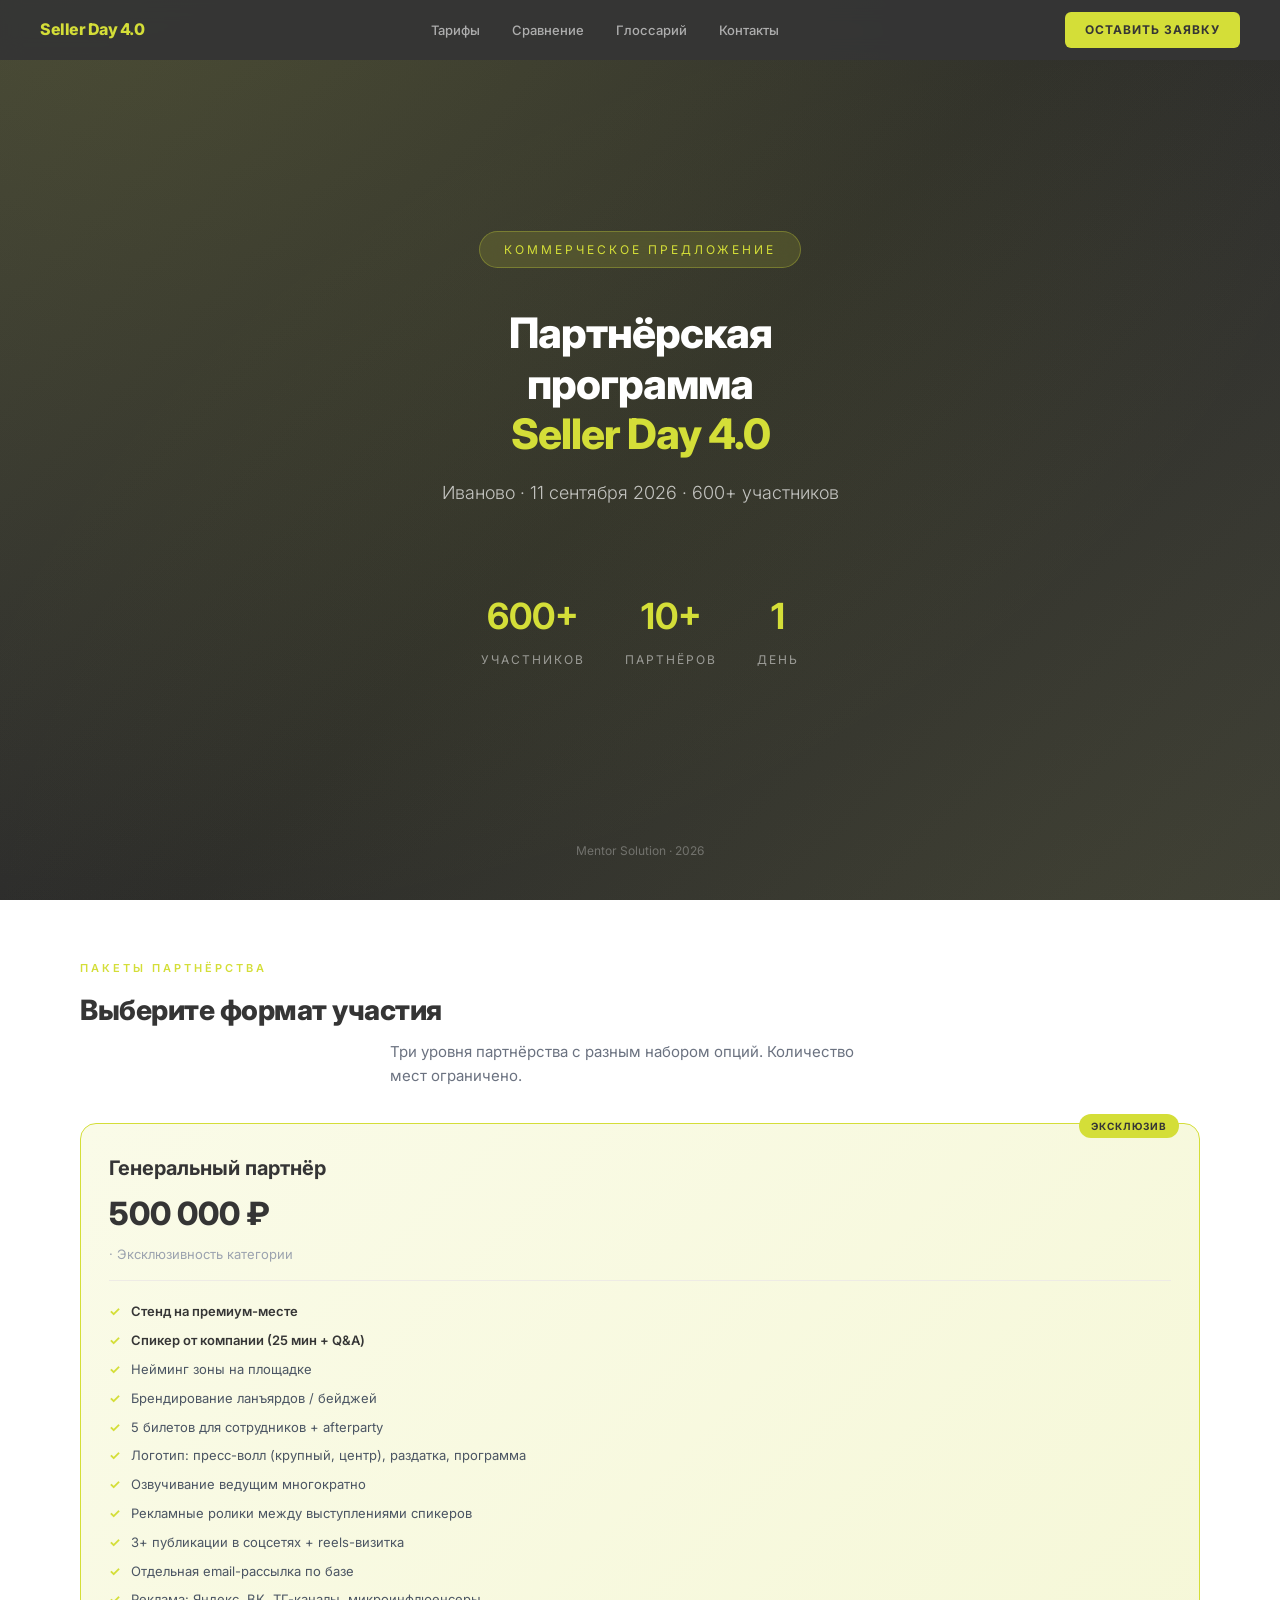
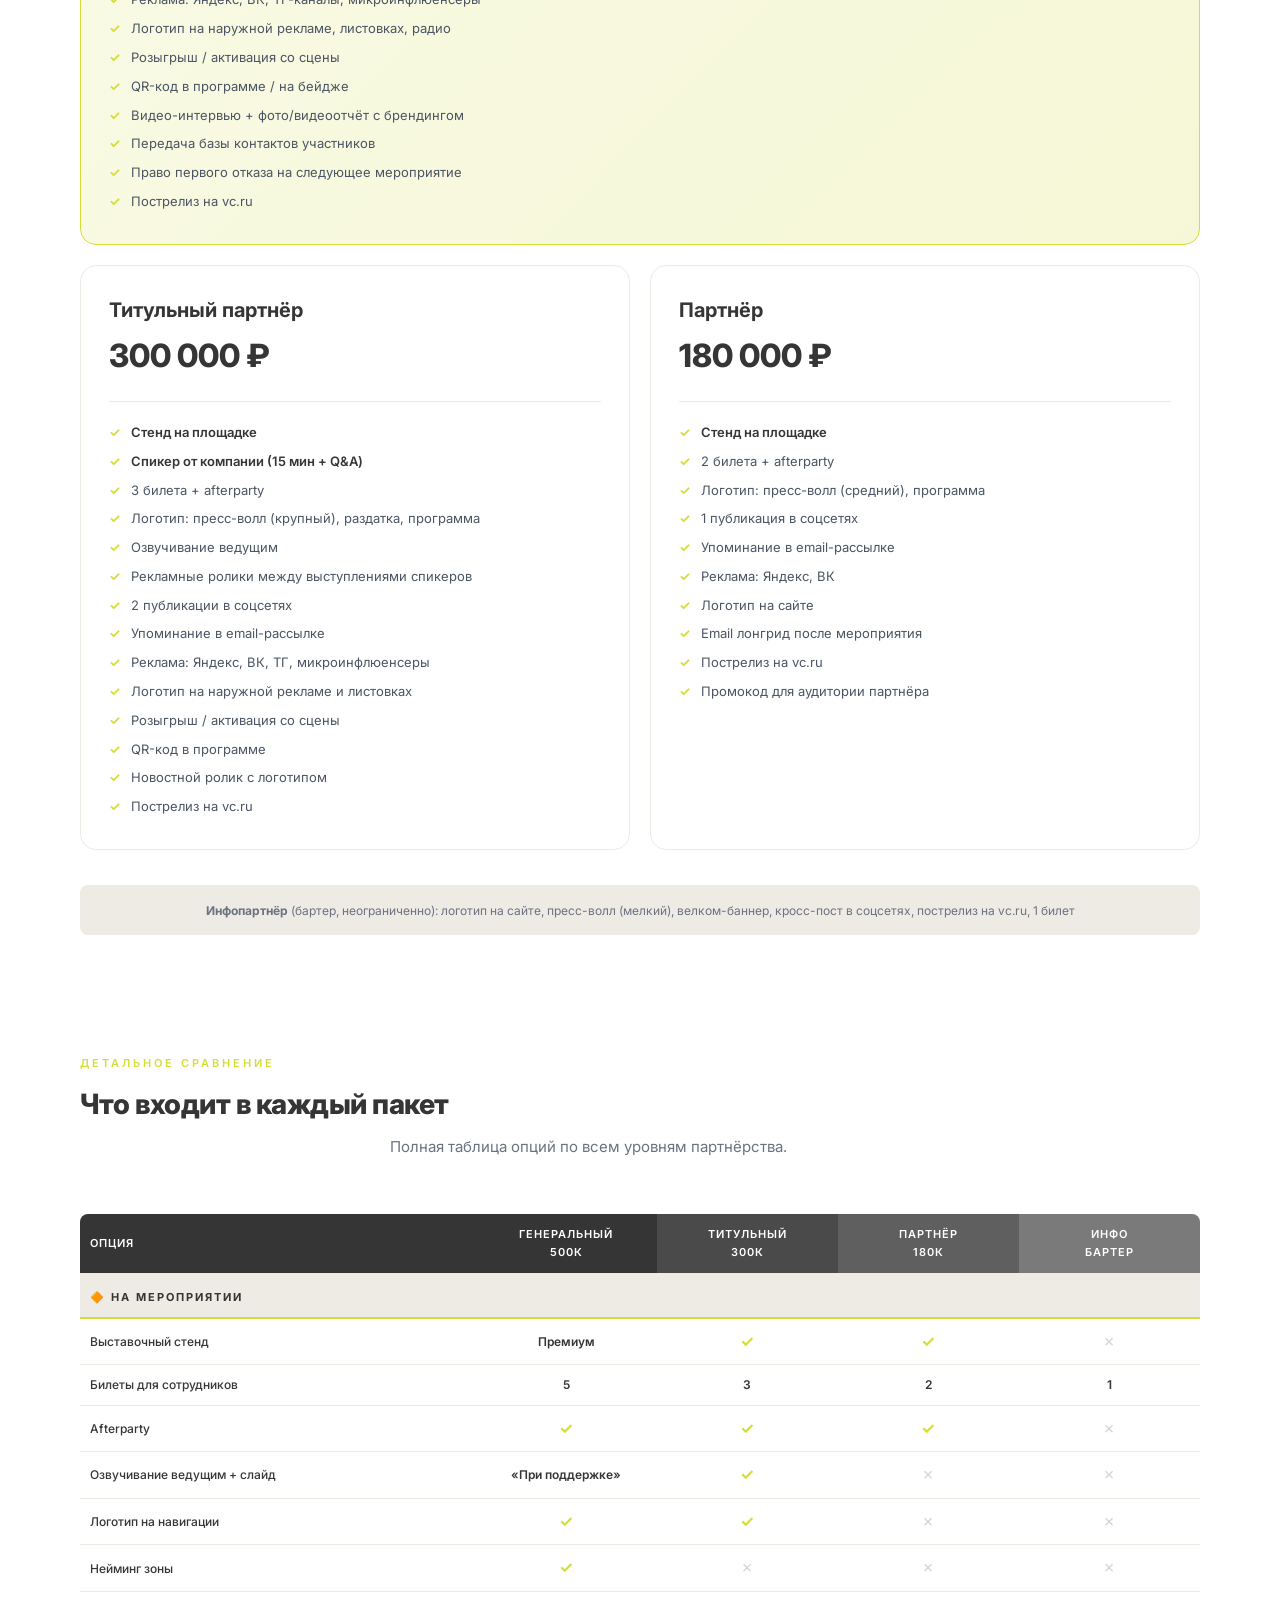
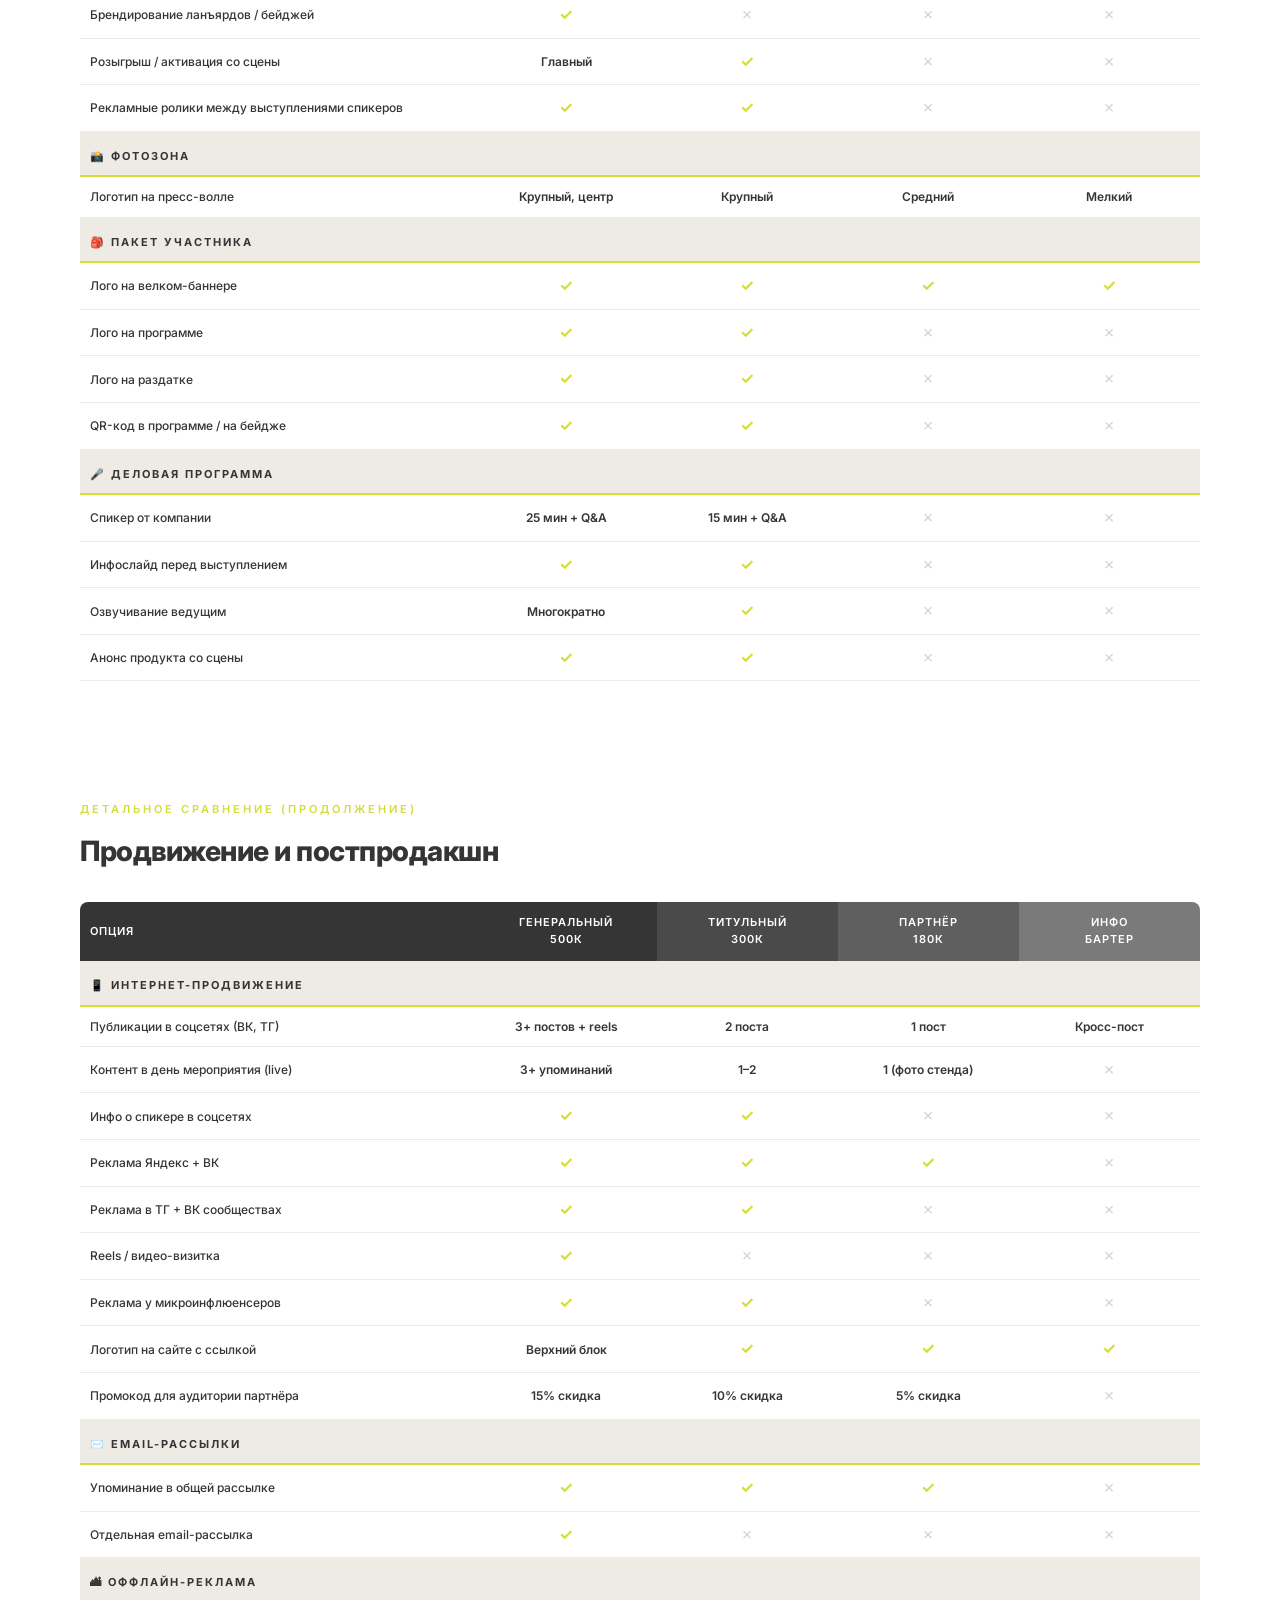
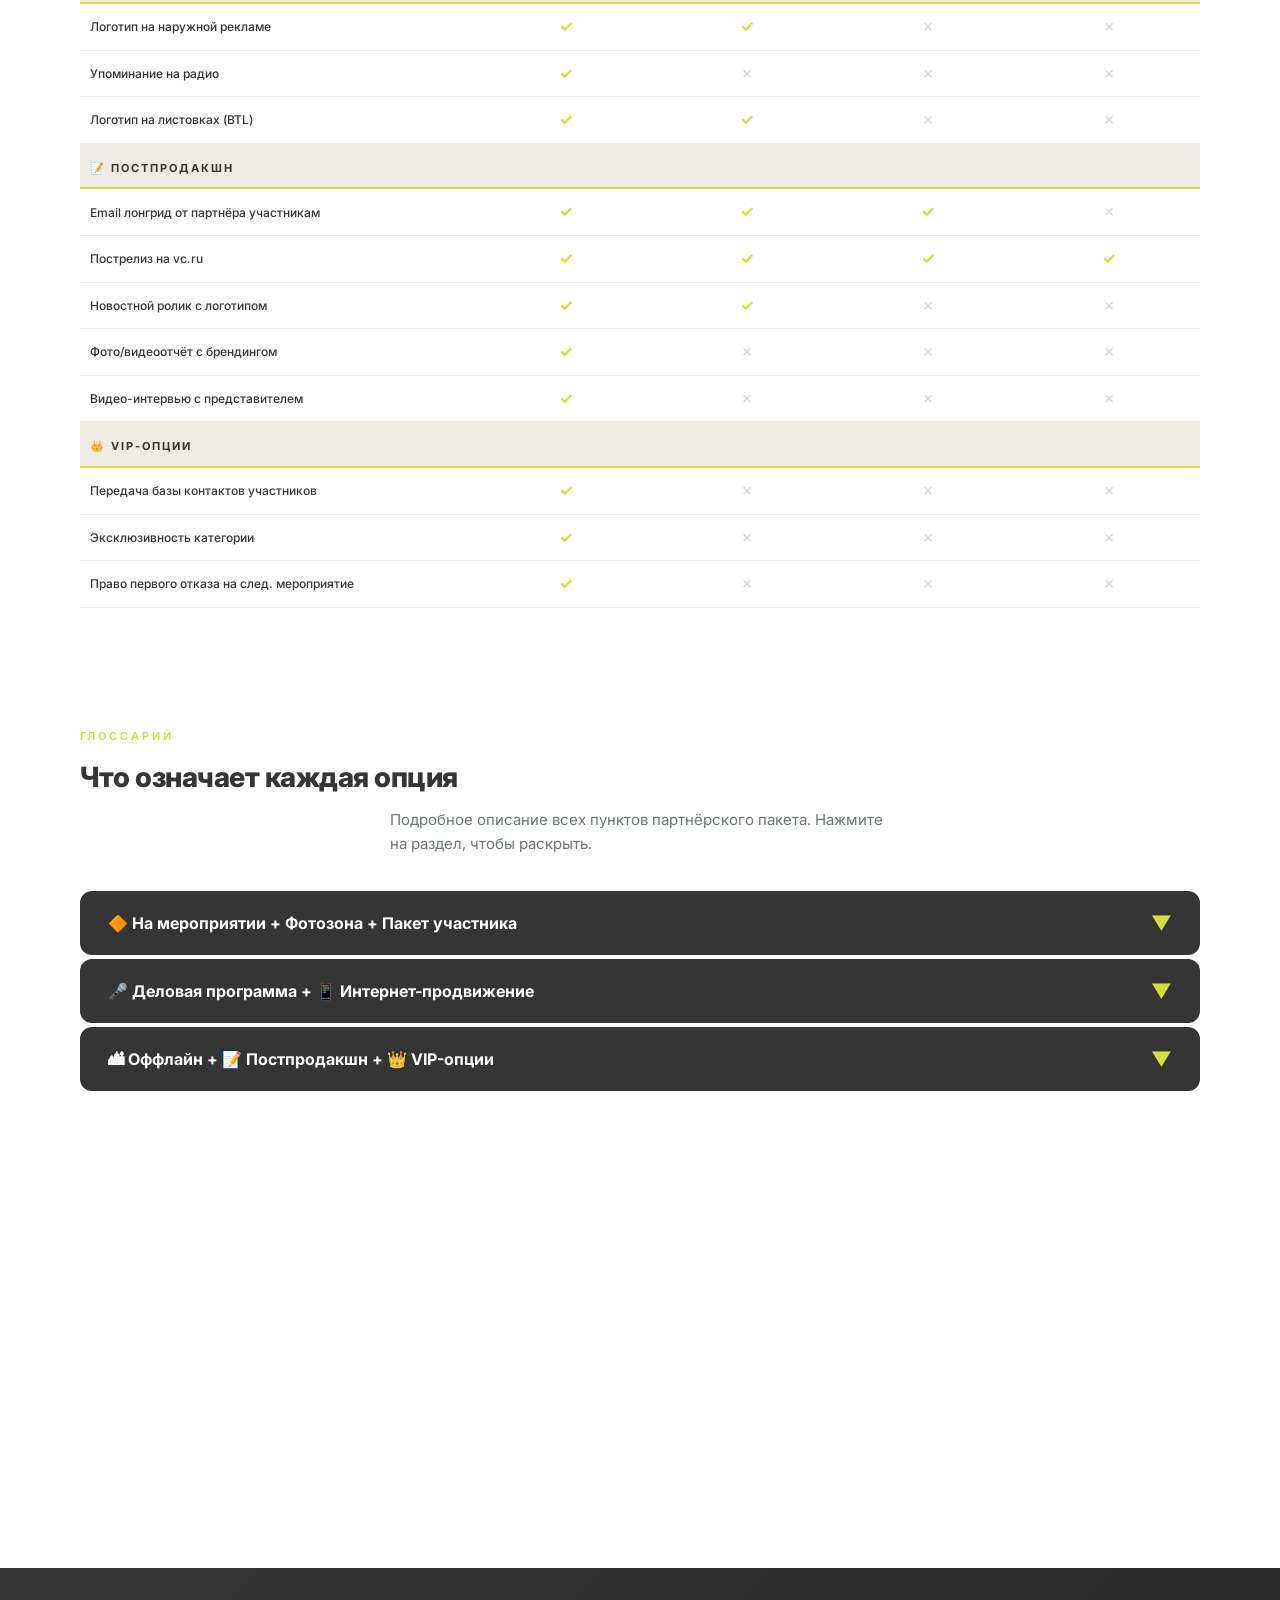
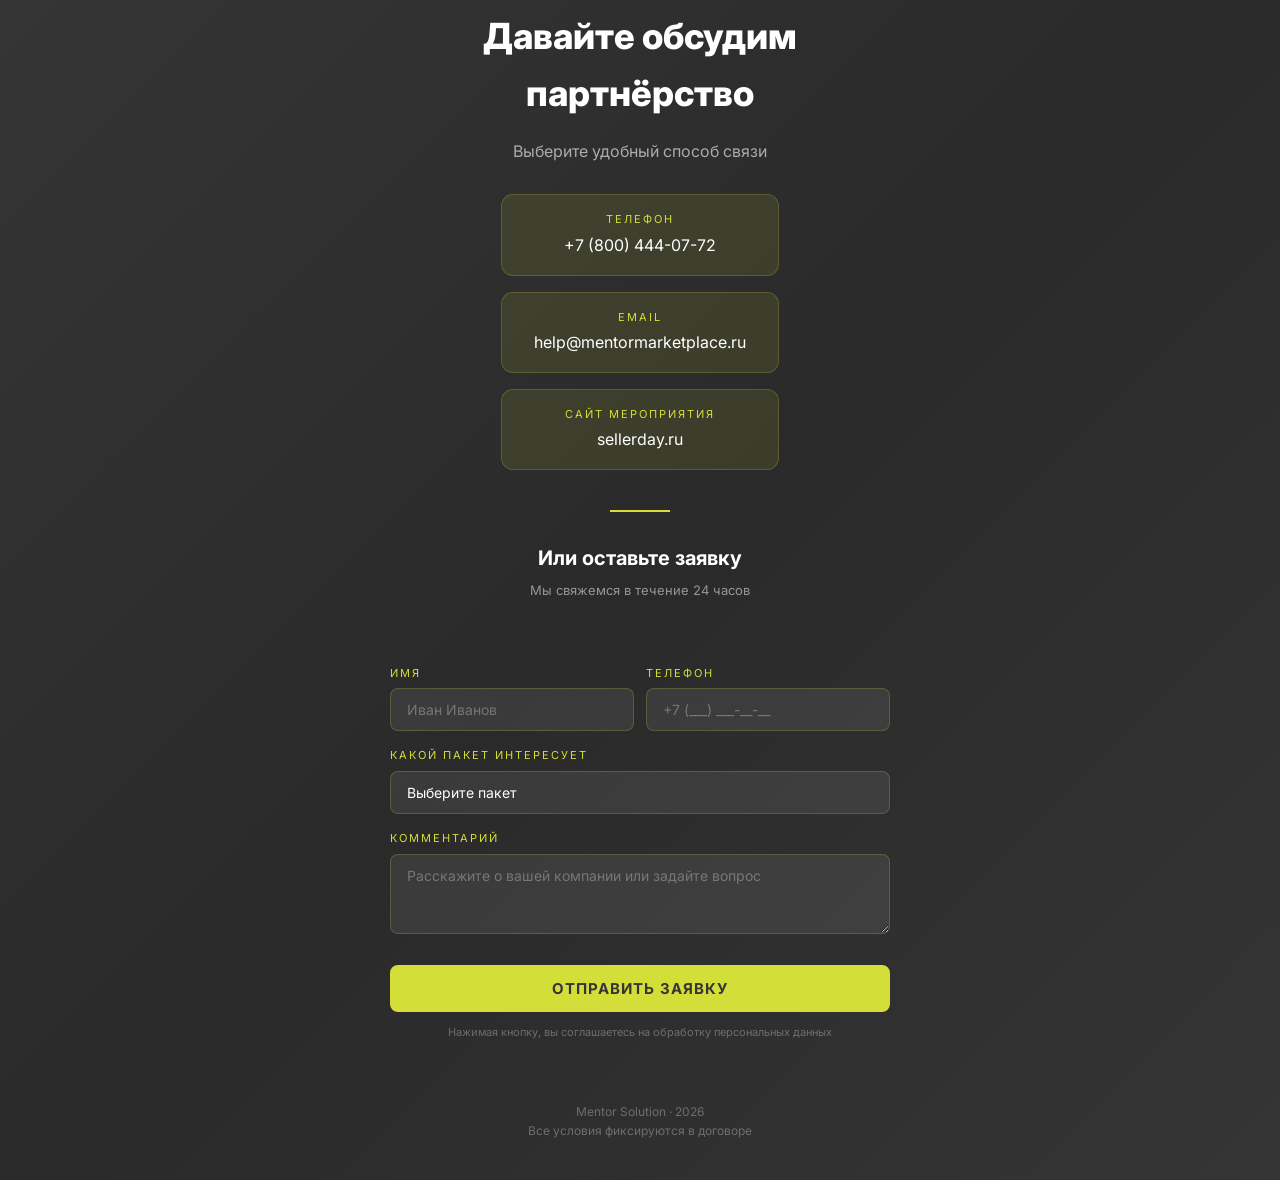
<file: index.html>
<!DOCTYPE html>
<html lang="ru">

<head>
    <meta charset="UTF-8">
    <meta name="viewport" content="width=device-width, initial-scale=1.0">
    <link rel="stylesheet" href="styles.css">
    <title>Коммерческое предложение — Seller Day 4.0</title>
</head>

<body>
    <!-- НАВИГАЦИЯ -->
    <nav class="navbar" id="navbar">
        <div class="navbar-inner">
            <a href="#cover" class="navbar-logo">Seller Day 4.0</a>
            <button class="navbar-burger" id="navbar-burger">
                <span></span>
                <span></span>
                <span></span>
            </button>
            <ul class="navbar-links" id="navbar-links">
                <li><a href="#tariffs">Тарифы</a></li>
                <li><a href="#comparison">Сравнение</a></li>
                <li><a href="#glossary">Глоссарий</a></li>
                <li><a href="#contacts">Контакты</a></li>
            </ul>
            <a href="#form" class="navbar-cta">Оставить заявку</a>
        </div>
    </nav>

    <div class="page">

        <!-- ОБЛОЖКА -->
        <div class="cover" id="cover">
            <div class="cover-badge">Коммерческое предложение</div>
            <h1>Партнёрская<br>программа<br><span>Seller Day 4.0</span></h1>
            <div class="cover-subtitle">Иваново · 11 сентября 2026 · 600+ участников</div>
            <div class="cover-stats">
                <div class="cover-stat">
                    <div class="cover-stat-number">600+</div>
                    <div class="cover-stat-label">Участников</div>
                </div>
                <div class="cover-stat">
                    <div class="cover-stat-number">10+</div>
                    <div class="cover-stat-label">Партнёров</div>
                </div>
                <div class="cover-stat">
                    <div class="cover-stat-number">1</div>
                    <div class="cover-stat-label">День</div>
                </div>
            </div>
            <div class="cover-footer">Mentor Solution · 2026</div>
        </div>

        <!-- ТАРИФЫ -->
        <div class="content-page" id="tariffs">
            <div class="section-label">Пакеты партнёрства</div>
            <div class="section-title">Выберите формат участия</div>
            <div class="section-desc">Три уровня партнёрства с разным набором опций. Количество мест ограничено.</div>
            <div class="tariffs-grid">
                <div class="tariff-card featured">
                    <div class="tariff-badge">Эксклюзив</div>
                    <div class="tariff-name">Генеральный партнёр</div>
                    <div class="tariff-price">500 000 ₽</div>
                    <div class="tariff-slots"> · Эксклюзивность категории</div>
                    <ul class="tariff-features">
                        <li class="highlight">Стенд на премиум-месте</li>
                        <li class="highlight">Спикер от компании (25 мин + Q&A)</li>
                        <li>Нейминг зоны на площадке</li>
                        <li>Брендирование ланъярдов / бейджей</li>
                        <li>5 билетов для сотрудников + afterparty</li>
                        <li>Логотип: пресс-волл (крупный, центр), раздатка, программа</li>
                        <li>Озвучивание ведущим многократно</li>
                        <li>Рекламные ролики между выступлениями спикеров</li>
                        <li>3+ публикации в соцсетях + reels-визитка</li>
                        <li>Отдельная email-рассылка по базе</li>
                        <li>Реклама: Яндекс, ВК, ТГ-каналы, микроинфлюенсеры</li>
                        <li>Логотип на наружной рекламе, листовках, радио</li>
                        <li>Розыгрыш / активация со сцены</li>
                        <li>QR-код в программе / на бейдже</li>
                        <li>Видео-интервью + фото/видеоотчёт с брендингом</li>
                        <li>Передача базы контактов участников</li>
                        <li>Право первого отказа на следующее мероприятие</li>
                        <li>Пострелиз на vc.ru</li>
                    </ul>
                </div>
                <div class="tariff-card">
                    <div class="tariff-name">Титульный партнёр</div>
                    <div class="tariff-price">300 000 ₽</div>
                    <div class="tariff-slots"></div>
                    <ul class="tariff-features">
                        <li class="highlight">Стенд на площадке</li>
                        <li class="highlight">Спикер от компании (15 мин + Q&A)</li>
                        <li>3 билета + afterparty</li>
                        <li>Логотип: пресс-волл (крупный), раздатка, программа</li>
                        <li>Озвучивание ведущим</li>
                        <li>Рекламные ролики между выступлениями спикеров</li>
                        <li>2 публикации в соцсетях</li>
                        <li>Упоминание в email-рассылке</li>
                        <li>Реклама: Яндекс, ВК, ТГ, микроинфлюенсеры</li>
                        <li>Логотип на наружной рекламе и листовках</li>
                        <li>Розыгрыш / активация со сцены</li>
                        <li>QR-код в программе</li>
                        <li>Новостной ролик с логотипом</li>
                        <li>Пострелиз на vc.ru</li>
                    </ul>
                </div>
                <div class="tariff-card">
                    <div class="tariff-name">Партнёр</div>
                    <div class="tariff-price">180 000 ₽</div>
                    <div class="tariff-slots"></div>
                    <ul class="tariff-features">
                        <li class="highlight">Стенд на площадке</li>
                        <li>2 билета + afterparty</li>
                        <li>Логотип: пресс-волл (средний), программа</li>
                        <li>1 публикация в соцсетях</li>
                        <li>Упоминание в email-рассылке</li>
                        <li>Реклама: Яндекс, ВК</li>
                        <li>Логотип на сайте</li>
                        <li>Email лонгрид после мероприятия</li>
                        <li>Пострелиз на vc.ru</li>
                        <li>Промокод для аудитории партнёра</li>
                    </ul>
                </div>
            </div>
            <div
                style="text-align: center; margin-top: 15px; padding: 12px; background: #EEEBE5; border-radius: 8px; width: 100%; max-width: 1200px;">
                <span style="font-size: 12px; color: #6b7280;">
                    <strong>Инфопартнёр</strong> (бартер, неограниченно): логотип на сайте, пресс-волл (мелкий),
                    велком-баннер, кросс-пост в соцсетях, пострелиз на vc.ru, 1 билет
                </span>
            </div>
        </div>

        <!-- СРАВНИТЕЛЬНАЯ ТАБЛИЦА 1 -->
        <div class="content-page" id="comparison">
            <div class="section-label">Детальное сравнение</div>
            <div class="section-title">Что входит в каждый пакет</div>
            <div class="section-desc">Полная таблица опций по всем уровням партнёрства.</div>
            <table class="comparison-table">
                <thead>
                    <tr>
                        <th style="width: 35%;">Опция</th>
                        <th class="gen" style="width: 16%;">Генеральный<br>500К</th>
                        <th class="tit" style="width: 16%;">Титульный<br>300К</th>
                        <th class="par" style="width: 16%;">Партнёр<br>180К</th>
                        <th class="inf" style="width: 16%;">Инфо<br>бартер</th>
                    </tr>
                </thead>
                <tbody>
                    <tr class="table-section-row">
                        <td colspan="5">🔶 На мероприятии</td>
                    </tr>
                    <tr>
                        <td>Выставочный стенд</td>
                        <td><span class="text-val">Премиум</span></td>
                        <td><span class="check">✓</span></td>
                        <td><span class="check">✓</span></td>
                        <td><span class="cross">✗</span></td>
                    </tr>
                    <tr>
                        <td>Билеты для сотрудников</td>
                        <td><span class="text-val">5</span></td>
                        <td><span class="text-val">3</span></td>
                        <td><span class="text-val">2</span></td>
                        <td><span class="text-val">1</span></td>
                    </tr>
                    <tr>
                        <td>Afterparty</td>
                        <td><span class="check">✓</span></td>
                        <td><span class="check">✓</span></td>
                        <td><span class="check">✓</span></td>
                        <td><span class="cross">✗</span></td>
                    </tr>
                    <tr>
                        <td>Озвучивание ведущим + слайд</td>
                        <td><span class="text-val">«При поддержке»</span></td>
                        <td><span class="check">✓</span></td>
                        <td><span class="cross">✗</span></td>
                        <td><span class="cross">✗</span></td>
                    </tr>
                    <tr>
                        <td>Логотип на навигации</td>
                        <td><span class="check">✓</span></td>
                        <td><span class="check">✓</span></td>
                        <td><span class="cross">✗</span></td>
                        <td><span class="cross">✗</span></td>
                    </tr>
                    <tr>
                        <td>Нейминг зоны</td>
                        <td><span class="check">✓</span></td>
                        <td><span class="cross">✗</span></td>
                        <td><span class="cross">✗</span></td>
                        <td><span class="cross">✗</span></td>
                    </tr>
                    <tr>
                        <td>Брендирование ланъярдов / бейджей</td>
                        <td><span class="check">✓</span></td>
                        <td><span class="cross">✗</span></td>
                        <td><span class="cross">✗</span></td>
                        <td><span class="cross">✗</span></td>
                    </tr>
                    <tr>
                        <td>Розыгрыш / активация со сцены</td>
                        <td><span class="text-val">Главный</span></td>
                        <td><span class="check">✓</span></td>
                        <td><span class="cross">✗</span></td>
                        <td><span class="cross">✗</span></td>
                    </tr>
                    <tr>
                        <td>Рекламные ролики между выступлениями спикеров</td>
                        <td><span class="check">✓</span></td>
                        <td><span class="check">✓</span></td>
                        <td><span class="cross">✗</span></td>
                        <td><span class="cross">✗</span></td>
                    </tr>
                    <tr class="table-section-row">
                        <td colspan="5">📸 Фотозона</td>
                    </tr>
                    <tr>
                        <td>Логотип на пресс-волле</td>
                        <td><span class="text-val">Крупный, центр</span></td>
                        <td><span class="text-val">Крупный</span></td>
                        <td><span class="text-val">Средний</span></td>
                        <td><span class="text-val">Мелкий</span></td>
                    </tr>
                    <tr class="table-section-row">
                        <td colspan="5">🎒 Пакет участника</td>
                    </tr>
                    <tr>
                        <td>Лого на велком-баннере</td>
                        <td><span class="check">✓</span></td>
                        <td><span class="check">✓</span></td>
                        <td><span class="check">✓</span></td>
                        <td><span class="check">✓</span></td>
                    </tr>
                    <tr>
                        <td>Лого на программе</td>
                        <td><span class="check">✓</span></td>
                        <td><span class="check">✓</span></td>
                        <td><span class="cross">✗</span></td>
                        <td><span class="cross">✗</span></td>
                    </tr>
                    <tr>
                        <td>Лого на раздатке</td>
                        <td><span class="check">✓</span></td>
                        <td><span class="check">✓</span></td>
                        <td><span class="cross">✗</span></td>
                        <td><span class="cross">✗</span></td>
                    </tr>
                    <tr>
                        <td>QR-код в программе / на бейдже</td>
                        <td><span class="check">✓</span></td>
                        <td><span class="check">✓</span></td>
                        <td><span class="cross">✗</span></td>
                        <td><span class="cross">✗</span></td>
                    </tr>
                    <tr class="table-section-row">
                        <td colspan="5">🎤 Деловая программа</td>
                    </tr>
                    <tr>
                        <td>Спикер от компании</td>
                        <td><span class="text-val">25 мин + Q&A</span></td>
                        <td><span class="text-val">15 мин + Q&A</span></td>
                        <td><span class="cross">✗</span></td>
                        <td><span class="cross">✗</span></td>
                    </tr>
                    <tr>
                        <td>Инфослайд перед выступлением</td>
                        <td><span class="check">✓</span></td>
                        <td><span class="check">✓</span></td>
                        <td><span class="cross">✗</span></td>
                        <td><span class="cross">✗</span></td>
                    </tr>
                    <tr>
                        <td>Озвучивание ведущим</td>
                        <td><span class="text-val">Многократно</span></td>
                        <td><span class="check">✓</span></td>
                        <td><span class="cross">✗</span></td>
                        <td><span class="cross">✗</span></td>
                    </tr>
                    <tr>
                        <td>Анонс продукта со сцены</td>
                        <td><span class="check">✓</span></td>
                        <td><span class="check">✓</span></td>
                        <td><span class="cross">✗</span></td>
                        <td><span class="cross">✗</span></td>
                    </tr>
                </tbody>
            </table>
        </div>

        <!-- СРАВНИТЕЛЬНАЯ ТАБЛИЦА 2 -->
        <div class="content-page">
            <div class="section-label">Детальное сравнение (продолжение)</div>
            <div class="section-title">Продвижение и постпродакшн</div>
            <table class="comparison-table">
                <thead>
                    <tr>
                        <th style="width: 35%;">Опция</th>
                        <th class="gen" style="width: 16%;">Генеральный<br>500К</th>
                        <th class="tit" style="width: 16%;">Титульный<br>300К</th>
                        <th class="par" style="width: 16%;">Партнёр<br>180К</th>
                        <th class="inf" style="width: 16%;">Инфо<br>бартер</th>
                    </tr>
                </thead>
                <tbody>
                    <tr class="table-section-row">
                        <td colspan="5">📱 Интернет-продвижение</td>
                    </tr>
                    <tr>
                        <td>Публикации в соцсетях (ВК, ТГ)</td>
                        <td><span class="text-val">3+ постов + reels</span></td>
                        <td><span class="text-val">2 поста</span></td>
                        <td><span class="text-val">1 пост</span></td>
                        <td><span class="text-val">Кросс-пост</span></td>
                    </tr>
                    <tr>
                        <td>Контент в день мероприятия (live)</td>
                        <td><span class="text-val">3+ упоминаний</span></td>
                        <td><span class="text-val">1–2</span></td>
                        <td><span class="text-val">1 (фото стенда)</span></td>
                        <td><span class="cross">✗</span></td>
                    </tr>
                    <tr>
                        <td>Инфо о спикере в соцсетях</td>
                        <td><span class="check">✓</span></td>
                        <td><span class="check">✓</span></td>
                        <td><span class="cross">✗</span></td>
                        <td><span class="cross">✗</span></td>
                    </tr>
                    <tr>
                        <td>Реклама Яндекс + ВК</td>
                        <td><span class="check">✓</span></td>
                        <td><span class="check">✓</span></td>
                        <td><span class="check">✓</span></td>
                        <td><span class="cross">✗</span></td>
                    </tr>
                    <tr>
                        <td>Реклама в ТГ + ВК сообществах</td>
                        <td><span class="check">✓</span></td>
                        <td><span class="check">✓</span></td>
                        <td><span class="cross">✗</span></td>
                        <td><span class="cross">✗</span></td>
                    </tr>
                    <tr>
                        <td>Reels / видео-визитка</td>
                        <td><span class="check">✓</span></td>
                        <td><span class="cross">✗</span></td>
                        <td><span class="cross">✗</span></td>
                        <td><span class="cross">✗</span></td>
                    </tr>
                    <tr>
                        <td>Реклама у микроинфлюенсеров</td>
                        <td><span class="check">✓</span></td>
                        <td><span class="check">✓</span></td>
                        <td><span class="cross">✗</span></td>
                        <td><span class="cross">✗</span></td>
                    </tr>
                    <tr>
                        <td>Логотип на сайте с ссылкой</td>
                        <td><span class="text-val">Верхний блок</span></td>
                        <td><span class="check">✓</span></td>
                        <td><span class="check">✓</span></td>
                        <td><span class="check">✓</span></td>
                    </tr>
                    <tr>
                        <td>Промокод для аудитории партнёра</td>
                        <td><span class="text-val">15% скидка</span></td>
                        <td><span class="text-val">10% скидка</span></td>
                        <td><span class="text-val">5% скидка</span></td>
                        <td><span class="cross">✗</span></td>
                    </tr>
                    <tr class="table-section-row">
                        <td colspan="5">✉️ Email-рассылки</td>
                    </tr>
                    <tr>
                        <td>Упоминание в общей рассылке</td>
                        <td><span class="check">✓</span></td>
                        <td><span class="check">✓</span></td>
                        <td><span class="check">✓</span></td>
                        <td><span class="cross">✗</span></td>
                    </tr>
                    <tr>
                        <td>Отдельная email-рассылка</td>
                        <td><span class="check">✓</span></td>
                        <td><span class="cross">✗</span></td>
                        <td><span class="cross">✗</span></td>
                        <td><span class="cross">✗</span></td>
                    </tr>
                    <tr class="table-section-row">
                        <td colspan="5">🏙 Оффлайн-реклама</td>
                    </tr>
                    <tr>
                        <td>Логотип на наружной рекламе</td>
                        <td><span class="check">✓</span></td>
                        <td><span class="check">✓</span></td>
                        <td><span class="cross">✗</span></td>
                        <td><span class="cross">✗</span></td>
                    </tr>
                    <tr>
                        <td>Упоминание на радио</td>
                        <td><span class="check">✓</span></td>
                        <td><span class="cross">✗</span></td>
                        <td><span class="cross">✗</span></td>
                        <td><span class="cross">✗</span></td>
                    </tr>
                    <tr>
                        <td>Логотип на листовках (BTL)</td>
                        <td><span class="check">✓</span></td>
                        <td><span class="check">✓</span></td>
                        <td><span class="cross">✗</span></td>
                        <td><span class="cross">✗</span></td>
                    </tr>
                    <tr class="table-section-row">
                        <td colspan="5">📝 Постпродакшн</td>
                    </tr>
                    <tr>
                        <td>Email лонгрид от партнёра участникам</td>
                        <td><span class="check">✓</span></td>
                        <td><span class="check">✓</span></td>
                        <td><span class="check">✓</span></td>
                        <td><span class="cross">✗</span></td>
                    </tr>
                    <tr>
                        <td>Пострелиз на vc.ru</td>
                        <td><span class="check">✓</span></td>
                        <td><span class="check">✓</span></td>
                        <td><span class="check">✓</span></td>
                        <td><span class="check">✓</span></td>
                    </tr>
                    <tr>
                        <td>Новостной ролик с логотипом</td>
                        <td><span class="check">✓</span></td>
                        <td><span class="check">✓</span></td>
                        <td><span class="cross">✗</span></td>
                        <td><span class="cross">✗</span></td>
                    </tr>
                    <tr>
                        <td>Фото/видеоотчёт с брендингом</td>
                        <td><span class="check">✓</span></td>
                        <td><span class="cross">✗</span></td>
                        <td><span class="cross">✗</span></td>
                        <td><span class="cross">✗</span></td>
                    </tr>
                    <tr>
                        <td>Видео-интервью с представителем</td>
                        <td><span class="check">✓</span></td>
                        <td><span class="cross">✗</span></td>
                        <td><span class="cross">✗</span></td>
                        <td><span class="cross">✗</span></td>
                    </tr>
                    <tr class="table-section-row">
                        <td colspan="5">👑 VIP-опции</td>
                    </tr>
                    <tr>
                        <td>Передача базы контактов участников</td>
                        <td><span class="check">✓</span></td>
                        <td><span class="cross">✗</span></td>
                        <td><span class="cross">✗</span></td>
                        <td><span class="cross">✗</span></td>
                    </tr>
                    <tr>
                        <td>Эксклюзивность категории</td>
                        <td><span class="check">✓</span></td>
                        <td><span class="cross">✗</span></td>
                        <td><span class="cross">✗</span></td>
                        <td><span class="cross">✗</span></td>
                    </tr>
                    <tr>
                        <td>Право первого отказа на след. мероприятие</td>
                        <td><span class="check">✓</span></td>
                        <td><span class="cross">✗</span></td>
                        <td><span class="cross">✗</span></td>
                        <td><span class="cross">✗</span></td>
                    </tr>
                </tbody>
            </table>
        </div>

        <!-- ГЛОССАРИЙ -->
        <div class="content-page" id="glossary">
            <div class="section-label">Глоссарий</div>
            <div class="section-title">Что означает каждая опция</div>
            <div class="section-desc">Подробное описание всех пунктов партнёрского пакета. Нажмите на раздел, чтобы
                раскрыть.</div>

            <div class="glossary-section">

                <!-- БЛОК 1 -->
                <button class="glossary-toggle" onclick="toggleGlossary(this)">
                    🔶 На мероприятии + Фотозона + Пакет участника
                    <span class="arrow">▼</span>
                </button>
                <div class="glossary-content">
                    <div class="options-list">
                        <div class="option-item accent">
                            <div class="option-name">🔶 Выставочный стенд</div>
                            <div class="option-desc">Физическое пространство на площадке, где партнёр размещает свою
                                зону: стол, ролл-ап, телевизор, продукцию, промо-материалы. Партнёр работает с
                                аудиторией напрямую — показывает продукт, собирает контакты, проводит активности.
                                «Премиум-место» у генерального — самая проходимая точка (вход, рядом с кофе-зоной или
                                главным лекторием).</div>
                        </div>
                        <div class="option-item dark">
                            <div class="option-name">🔶 Билеты для сотрудников (вне стенда)</div>
                            <div class="option-desc">Бесплатные пригласительные для команды партнёра. Сотрудники
                                посещают мероприятие как обычные участники — слушают спикеров, нетворкают, ходят по
                                залам.</div>
                        </div>
                        <div class="option-item accent">
                            <div class="option-name">🔶 Afterparty</div>
                            <div class="option-desc">Доступ сотрудников партнёра на закрытую вечеринку после основной
                                программы. Неформальная обстановка для знакомства с участниками, спикерами и
                                организаторами.</div>
                        </div>
                        <div class="option-item dark">
                            <div class="option-name">🔶 Озвучивание ведущим + слайд</div>
                            <div class="option-desc">В начале мероприятия и между блоками ведущий называет
                                компанию-партнёра со сцены, на экране — слайд с логотипом. У генерального — формулировка
                                «мероприятие при поддержке [Бренд]», многократные упоминания в течение дня.</div>
                        </div>
                        <div class="option-item accent">
                            <div class="option-name">🔶 Логотип на навигации</div>
                            <div class="option-desc">Логотип партнёра на указателях, стрелках и табличках по площадке.
                                Каждый участник видит бренд при перемещении — пассивный, но постоянный контакт весь
                                день.</div>
                        </div>
                        <div class="option-item dark">
                            <div class="option-name">🔶 Нейминг зоны</div>
                            <div class="option-desc">Одна из зон мероприятия получает имя партнёра: «Лаундж-зона
                                [Бренд]», «Кофе-поинт [Бренд]». Бренд становится частью опыта, а не просто логотипом на
                                стене.</div>
                        </div>
                        <div class="option-item accent">
                            <div class="option-name">🔶 Брендирование ланъярдов / бейджей</div>
                            <div class="option-desc">Логотип партнёра на ленте бейджа или на самом бейдже каждого
                                участника. 600 человек весь день носят бренд на уровне глаз.</div>
                        </div>
                        <div class="option-item dark">
                            <div class="option-name">🔶 Розыгрыш / активация со сцены</div>
                            <div class="option-desc">Партнёр предоставляет приз, ведущий разыгрывает его со сцены с
                                упоминанием бренда. Весь зал слушает, запоминает название.</div>
                        </div>
                        <div class="option-item accent">
                            <div class="option-name">🔶 Рекламные ролики между выступлениями спикеров</div>
                            <div class="option-desc">Между выступлениями спикеров на экране транслируется короткий
                                рекламный ролик партнёра (до 60 секунд). Это полноценная видеореклама перед живой,
                                вовлечённой аудиторией.</div>
                        </div>
                        <div class="option-item accent">
                            <div class="option-name">📸 Логотип на пресс-волле</div>
                            <div class="option-desc">Пресс-волл — баннер для фотографий участников и спикеров. Фото
                                попадают в соцсети, СМИ, отчёты. Размер логотипа зависит от тарифа: крупный в центре →
                                крупный → средний → мелкий.</div>
                        </div>
                        <div class="option-item dark">
                            <div class="option-name">🎒 Лого на велком-баннере</div>
                            <div class="option-desc">Первый баннер при входе на мероприятие. Логотип партнёра — первое,
                                что видит каждый гость.</div>
                        </div>
                        <div class="option-item accent">
                            <div class="option-name">🎒 Лого на раздатке</div>
                            <div class="option-desc">
                                Логотип партнёра на материале, который участники забирают с собой и часто используют
                                после мероприятия.</div>
                        </div>
                    </div>
                </div>

                <!-- БЛОК 2 -->
                <button class="glossary-toggle" onclick="toggleGlossary(this)">
                    🎤 Деловая программа + 📱 Интернет-продвижение
                    <span class="arrow">▼</span>
                </button>
                <div class="glossary-content">
                    <div class="options-list">
                        <div class="option-item accent">
                            <div class="option-name">🎒 Лого в программе мероприятия</div>
                            <div class="option-desc">В печатной или digital-программе размещается логотип партнёра,
                                описание компании и контакты. Каждый участник обращается к программе несколько раз за
                                день.</div>
                        </div>
                        <div class="option-item accent">
                            <div class="option-name">🎒 QR-код в программе / на бейдже</div>
                            <div class="option-desc">QR-код, ведущий на лендинг, каталог или спецпредложение партнёра.
                                Участник сканирует прямо на мероприятии — мгновенный переход к продукту.</div>
                        </div>
                        <div class="option-item dark">
                            <div class="option-name">🎤 Спикер от компании</div>
                            <div class="option-desc">Представитель партнёра выступает на сцене. Генеральный — 25 минут +
                                вопросы из зала. Титульный — 15 минут + вопросы. Возможность показать экспертизу перед
                                целевой аудиторией.</div>
                        </div>
                        <div class="option-item accent">
                            <div class="option-name">🎤 Инфослайд перед выступлением</div>
                            <div class="option-desc">Перед выходом спикера на экране — слайд-визитка компании: логотип,
                                описание, контакты. Весь зал видит бренд в контексте экспертного выступления.</div>
                        </div>
                        <div class="option-item dark">
                            <div class="option-name">🎤 Анонс продукта со сцены</div>
                            <div class="option-desc">Ведущий рассказывает о конкретном продукте, акции или услуге
                                партнёра. Прямая продающая интеграция.</div>
                        </div>
                        <div class="option-item accent">
                            <div class="option-name">📱 Публикации в соцсетях</div>
                            <div class="option-desc">Отдельные посты о партнёре в официальных каналах мероприятия (ВК,
                                Telegram). Количество зависит от тарифа: 3+ / 2 / 1 / кросс-пост.</div>
                        </div>
                        <div class="option-item dark">
                            <div class="option-name">📱 Контент в день мероприятия (live)</div>
                            <div class="option-desc">Сторис, посты, фотографии стендов с отметкой партнёров прямо в день
                                проведения. Горячий контент с максимальным охватом.</div>
                        </div>
                        <div class="option-item accent">
                            <div class="option-name">📱 Reels / видео-визитка</div>
                            <div class="option-desc">Короткое видео (30–60 сек) о компании-партнёре, снятое и
                                смонтированное командой мероприятия. Видео — самый вовлекающий формат контента.</div>
                        </div>
                        <div class="option-item dark">
                            <div class="option-name">📱 Реклама Яндекс + ВК</div>
                            <div class="option-desc">В таргетированной и контекстной рекламе мероприятия упоминается
                                логотип партнёра. Бренд видят десятки тысяч людей.</div>
                        </div>
                        <div class="option-item accent">
                            <div class="option-name">📱 Реклама в ТГ + ВК сообществах</div>
                            <div class="option-desc">Мероприятие закупает рекламу в тематических каналах. В рекламных
                                постах упоминается партнёр.</div>
                        </div>
                        <div class="option-item dark">
                            <div class="option-name">📱 Реклама у микроинфлюенсеров</div>
                            <div class="option-desc">Блогеры (1 000–50 000 подписчиков) упоминают в своём контенте не
                                только мероприятие, но и партнёра. Высокий уровень доверия аудитории.</div>
                        </div>
                    </div>
                </div>

                <!-- БЛОК 3 -->
                <button class="glossary-toggle" onclick="toggleGlossary(this)">
                    🏙 Оффлайн + 📝 Постпродакшн + 👑 VIP-опции
                    <span class="arrow">▼</span>
                </button>
                <div class="glossary-content">
                    <div class="options-list">
                        <div class="option-item accent">
                            <div class="option-name">📱 Промокод для аудитории партнёра</div>
                            <div class="option-desc">Партнёр получает промокод на скидку для своей аудитории. Это
                                приводит дополнительных участников организатору, а партнёру даёт повод для коммуникации
                                со своей базой.</div>
                        </div>
                        <div class="option-item dark">
                            <div class="option-name">✉️ Упоминание в общей email-рассылке</div>
                            <div class="option-desc">В email-приглашении по базе мероприятия есть блок с логотипом и
                                описанием партнёра.</div>
                        </div>
                        <div class="option-item accent">
                            <div class="option-name">✉️ Отдельная email-рассылка</div>
                            <div class="option-desc">Полностью отдельное письмо по базе, посвящённое одному партнёру.
                                Самый ценный формат email-продвижения.</div>
                        </div>
                        <div class="option-item dark">
                            <div class="option-name">🏙 Логотип на наружной рекламе</div>
                            <div class="option-desc">Логотип партнёра на билбордах, сити-форматах, баннерах. Охват —
                                тысячи людей ежедневно.</div>
                        </div>
                        <div class="option-item accent">
                            <div class="option-name">🏙 Упоминание на радио</div>
                            <div class="option-desc">В рекламном ролике на радио звучит название партнёра. Широкий охват
                                и работа на узнаваемость.</div>
                        </div>
                        <div class="option-item dark">
                            <div class="option-name">🏙 Логотип на листовках (BTL)</div>
                            <div class="option-desc">Раздача листовок в ТЦ, вузах, на улицах. Логотип партнёра на каждой
                                листовке.</div>
                        </div>
                        <div class="option-item accent">
                            <div class="option-name">📝 Email лонгрид от партнёра участникам</div>
                            <div class="option-desc">После мероприятия участникам отправляется email со статьёй или
                                спецпредложением от партнёра. «Тёплая» аудитория — конверсия значительно выше.</div>
                        </div>
                        <div class="option-item dark">
                            <div class="option-name">📝 Пострелиз на vc.ru</div>
                            <div class="option-desc">Обзорная статья с фотографиями, итогами, цифрами. Статья живёт
                                годами, индексируется в поиске.</div>
                        </div>
                        <div class="option-item accent">
                            <div class="option-name">📝 Новостной ролик с логотипом</div>
                            <div class="option-desc">Видео-отчёт о мероприятии (1–3 мин) с логотипами партнёров.</div>
                        </div>
                        <div class="option-item dark">
                            <div class="option-name">📝 Фото/видеоотчёт с брендингом партнёра</div>
                            <div class="option-desc">Профессиональные фото и видео со стенда партнёра. Передаются
                                партнёру для использования в своих каналах.</div>
                        </div>
                        <div class="option-item accent">
                            <div class="option-name">📝 Видео-интервью с представителем</div>
                            <div class="option-desc">Интервью с представителем партнёра, записанное на мероприятии.
                                Эксклюзив для генерального партнёра.</div>
                        </div>
                        <div class="option-item dark">
                            <div class="option-name">👑 Передача базы контактов участников</div>
                            <div class="option-desc">Генеральный партнёр получает список контактов участников. Прямой
                                доступ к 600 целевым контактам. Самая ценная опция.</div>
                        </div>
                        <div class="option-item accent">
                            <div class="option-name">👑 Эксклюзивность категории</div>
                            <div class="option-desc">Гарантия, что ни один конкурент партнёра не будет представлен на
                                мероприятии.</div>
                        </div>
                        <div class="option-item dark">
                            <div class="option-name">👑 Право первого отказа на следующее мероприятие</div>
                            <div class="option-desc">Генеральный партнёр получает приоритетное право стать партнёром
                                следующего мероприятия.</div>
                        </div>
                    </div>
                    <div
                        style="margin-top: 40px; padding: 24px; background: #fafbe8; border-radius: 12px; border-left: 4px solid #d4de38; width: 100%; max-width: 1200px;">
                        <div style="font-size: 14px; font-weight: 700; color: #353535; margin-bottom: 8px;">💡 Важно
                        </div>
                        <div style="font-size: 13px; color: #4b5563; line-height: 1.6;">Все опции могут быть
                            адаптированы под задачи конкретного партнёра. Мы открыты к обсуждению индивидуальных
                            условий. Количество мест строго ограничено.</div>
                    </div>
                </div>

            </div><!-- glossary-section -->
        </div><!-- glossary content-page -->

        <!-- КОНТАКТЫ -->
        <div class="contact-page" id="contacts">
            <h2>Давайте обсудим<br>партнёрство</h2>
            <p style="margin-bottom: 30px;">Выберите удобный способ связи</p>
            <div class="contact-info" style="margin-bottom: 40px;">
                <div class="contact-item">
                    <div class="contact-label">Телефон</div>
                    +7 (800) 444-07-72
                </div>
                <div class="contact-item">
                    <div class="contact-label">Email</div>
                    help@mentormarketplace.ru
                </div>
                <div class="contact-item">
                    <div class="contact-label">Сайт мероприятия</div>
                    sellerday.ru
                </div>
            </div>
            <div style="width: 60px; height: 2px; background: #d4de38; margin-bottom: 30px;"></div>
            <h3 style="color: white; font-size: 20px; font-weight: 700; margin-bottom: 6px;">Или оставьте заявку</h3>
            <p style="color: rgba(255,255,255,0.5); font-size: 13px; margin-bottom: 24px;">Мы свяжемся в течение 24
                часов</p>
            <div class="form-section" id="form">
                <form action="https://formspree.io/f/xeerkywn" method="POST">
                    <div style="display: grid; grid-template-columns: 1fr 1fr; gap: 12px;">
                        <div class="form-group">
                            <label class="form-label">Имя</label>
                            <input type="text" name="name" class="form-input" placeholder="Иван Иванов" required>
                        </div>
                        <div class="form-group">
                            <label class="form-label">Телефон</label>
                            <input type="tel" name="phone" class="form-input" placeholder="+7 (___) ___-__-__" required>
                        </div>
                    </div>
                    <div class="form-group">
                        <label class="form-label">Какой пакет интересует</label>
                        <select name="package" class="form-select" required>
                            <option value="" disabled selected>Выберите пакет</option>
                            <option value="Генеральный партнёр — 500 000 ₽">Генеральный партнёр — 500 000 ₽</option>
                            <option value="Титульный партнёр — 300 000 ₽">Титульный партнёр — 300 000 ₽</option>
                            <option value="Партнёр — 180 000 ₽">Партнёр — 180 000 ₽</option>
                            <option value="Инфопартнёр — бартер">Инфопартнёр — бартер</option>
                        </select>
                    </div>
                    <div class="form-group">
                        <label class="form-label">Комментарий</label>
                        <textarea name="message" class="form-textarea"
                            placeholder="Расскажите о вашей компании или задайте вопрос"></textarea>
                    </div>
                    <button type="submit" class="form-button">Отправить заявку</button>
                    <div class="form-note">Нажимая кнопку, вы соглашаетесь на обработку персональных данных</div>
                </form>
            </div>
            <div style="margin-top: 60px; color: rgba(255,255,255,0.3); font-size: 12px;">
                Mentor Solution · 2026<br>
                Все условия фиксируются в договоре
            </div>
        </div>

    </div><!-- page -->

    <script src="script.js"></script>
</body>

</html>
</file>
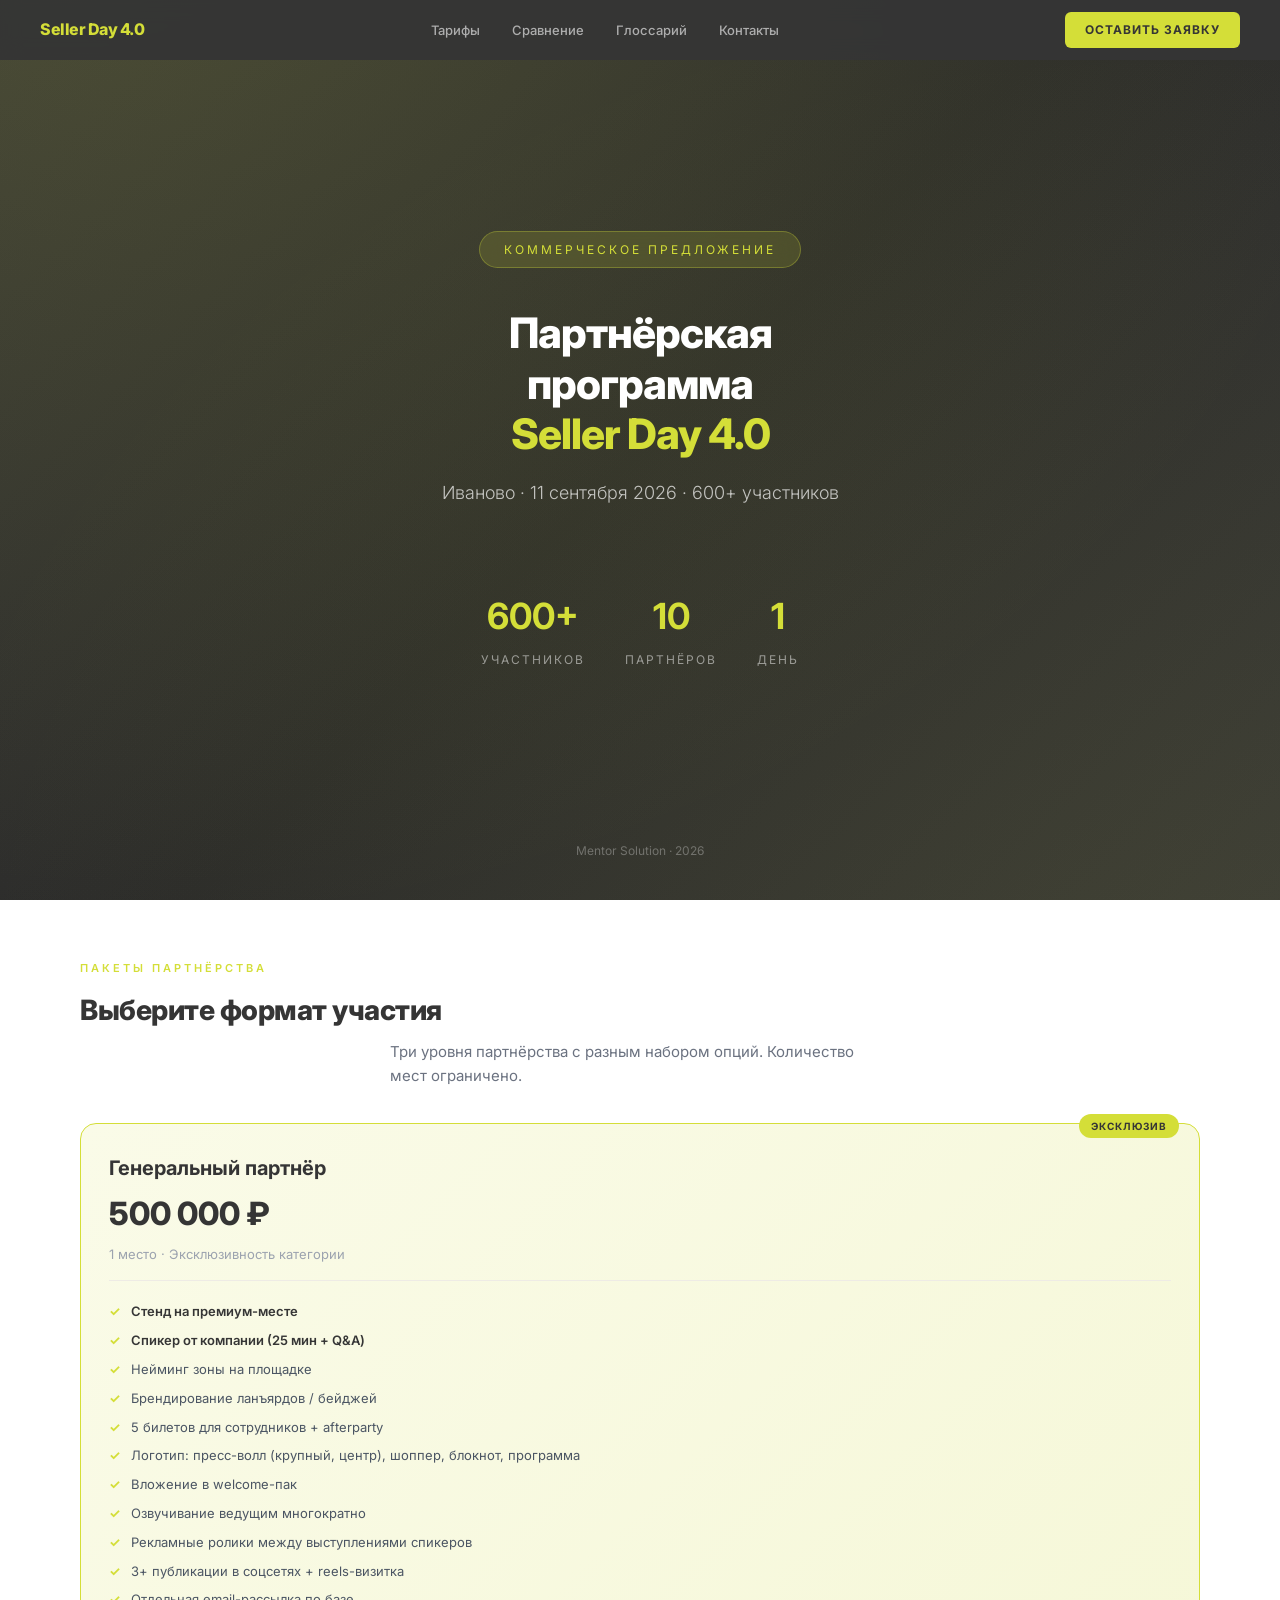
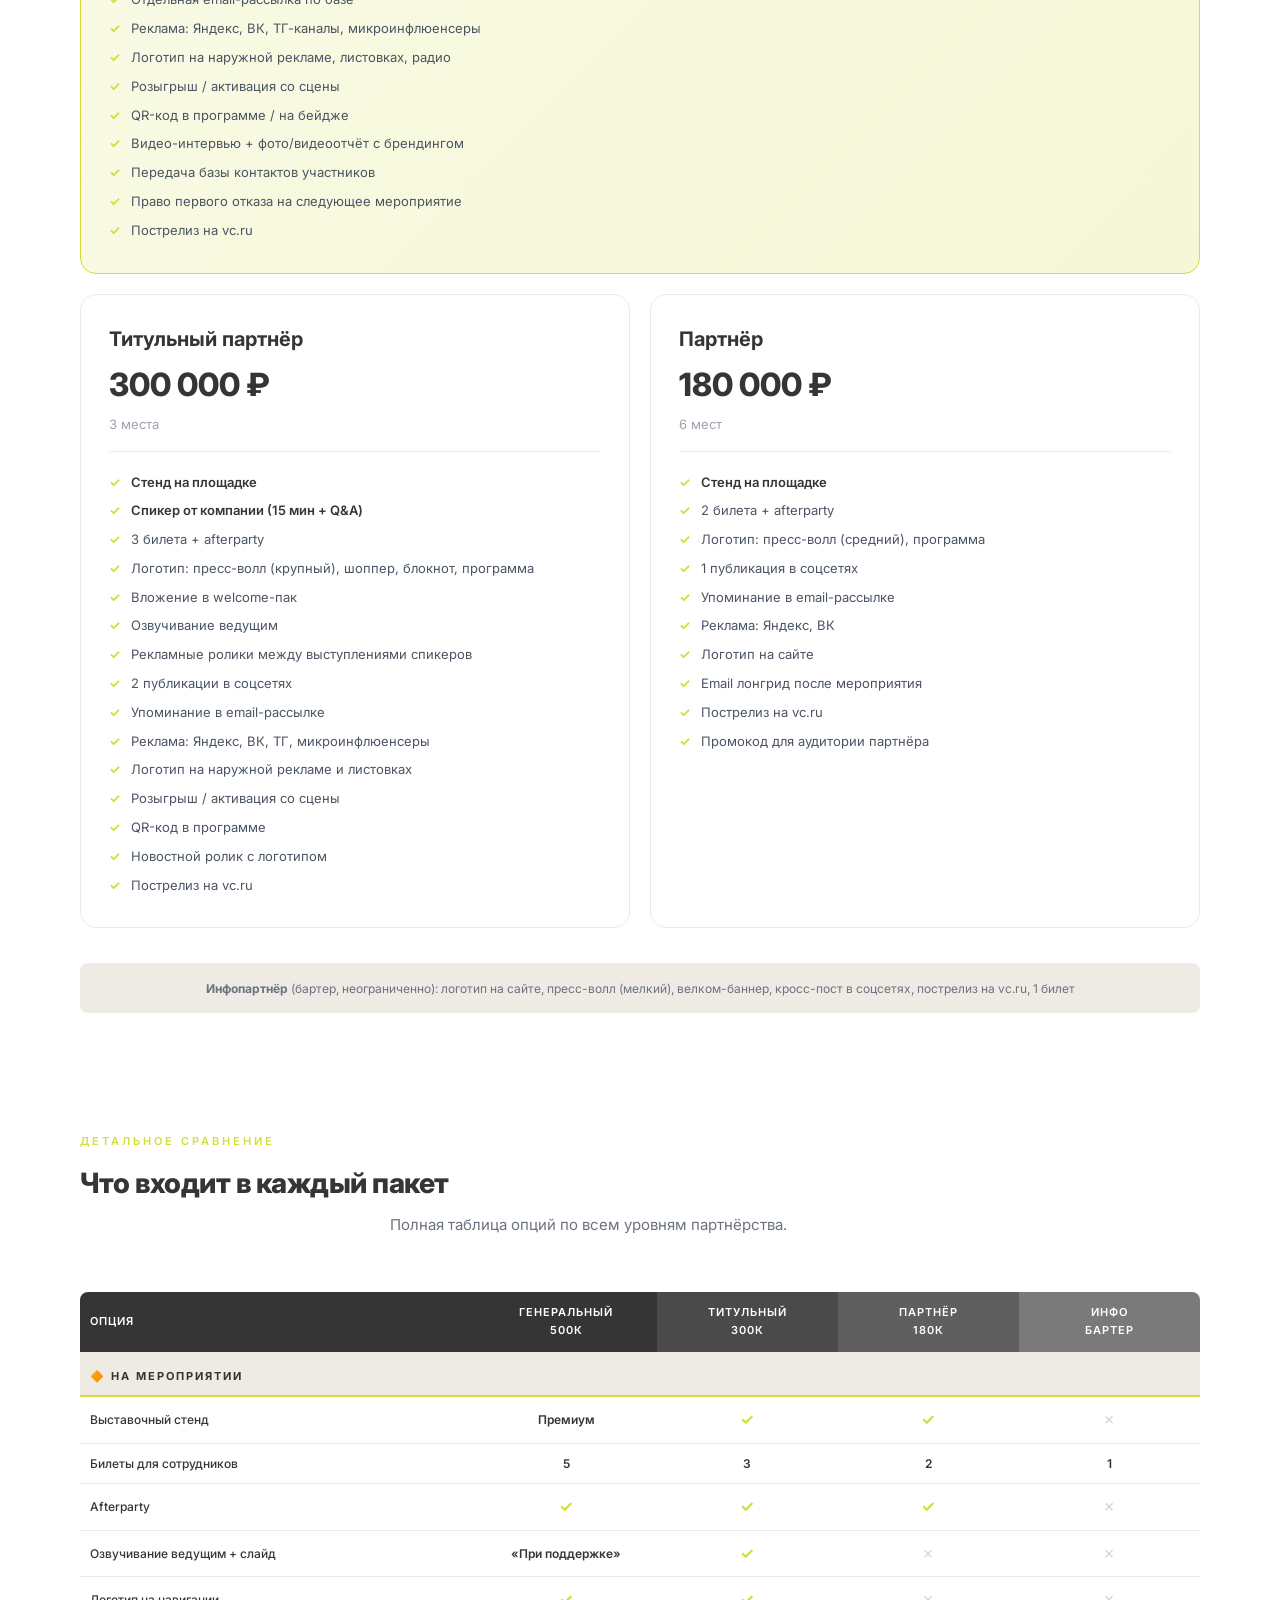
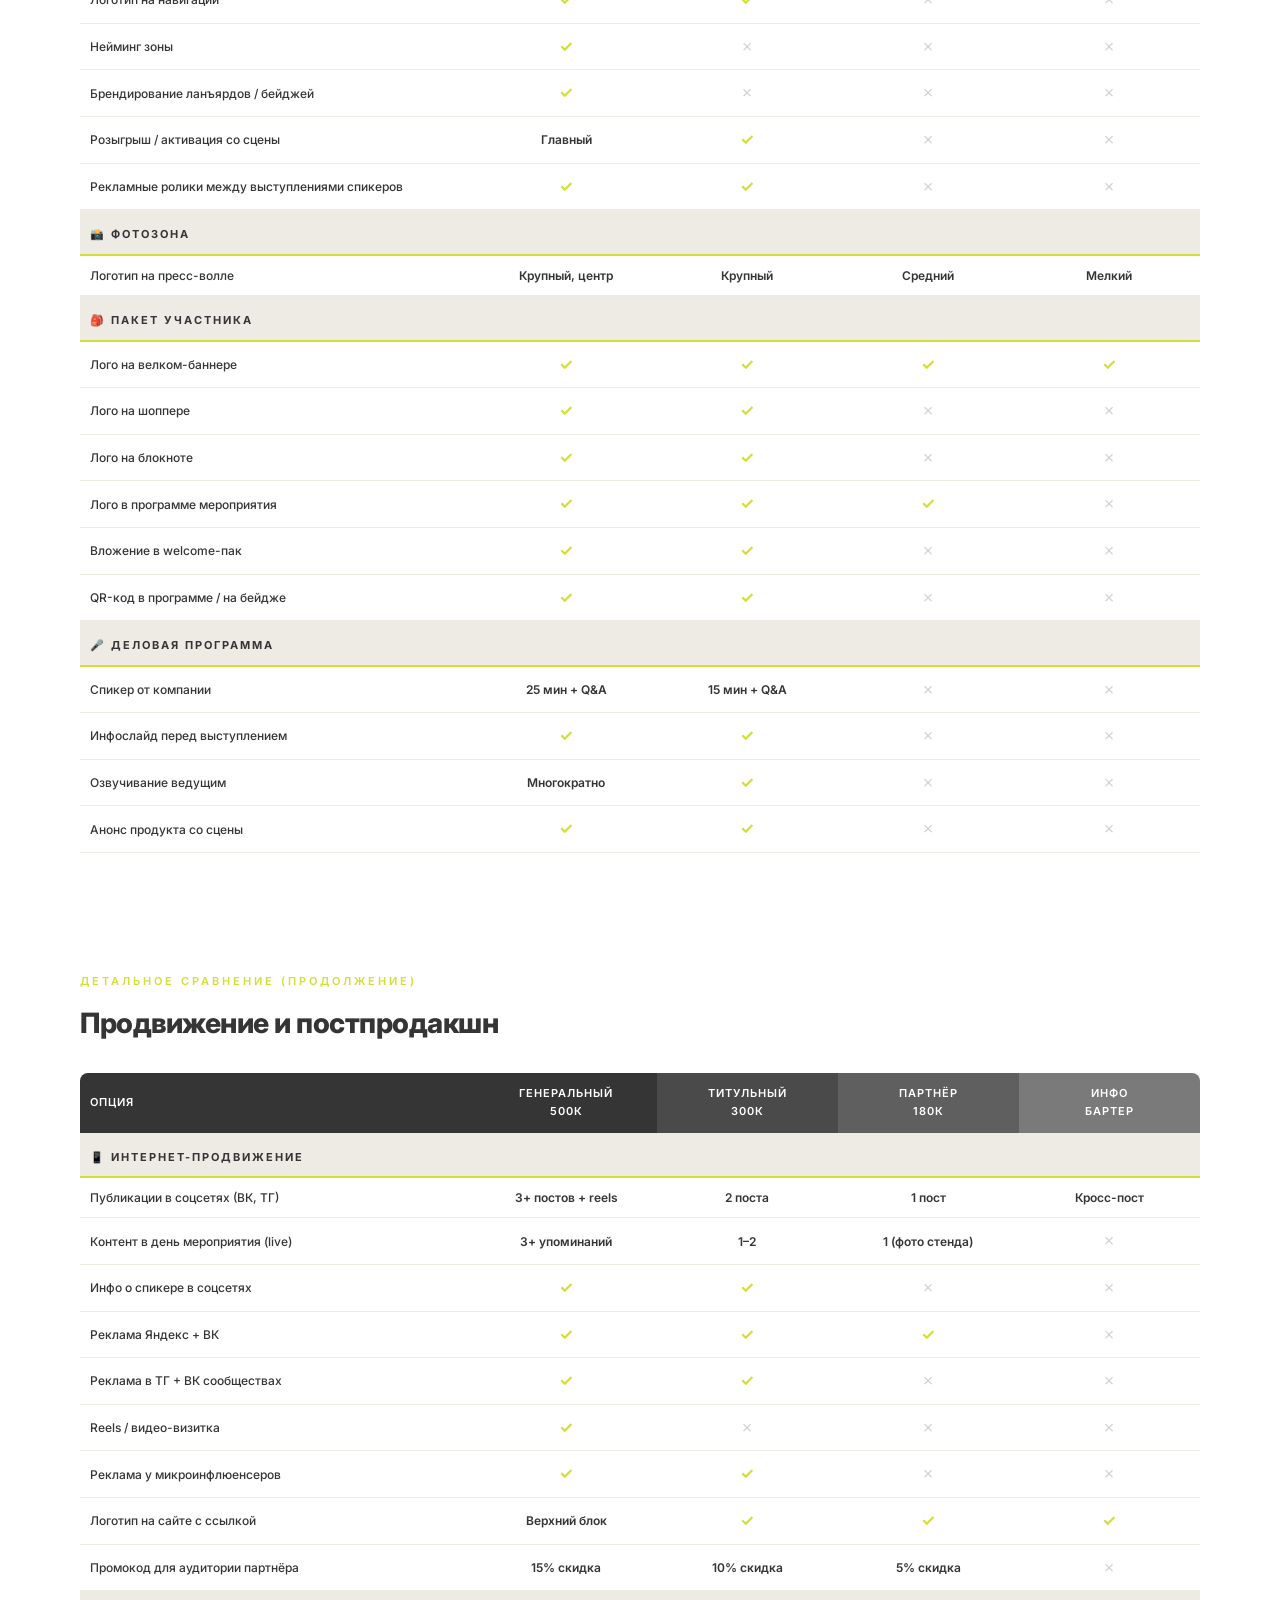
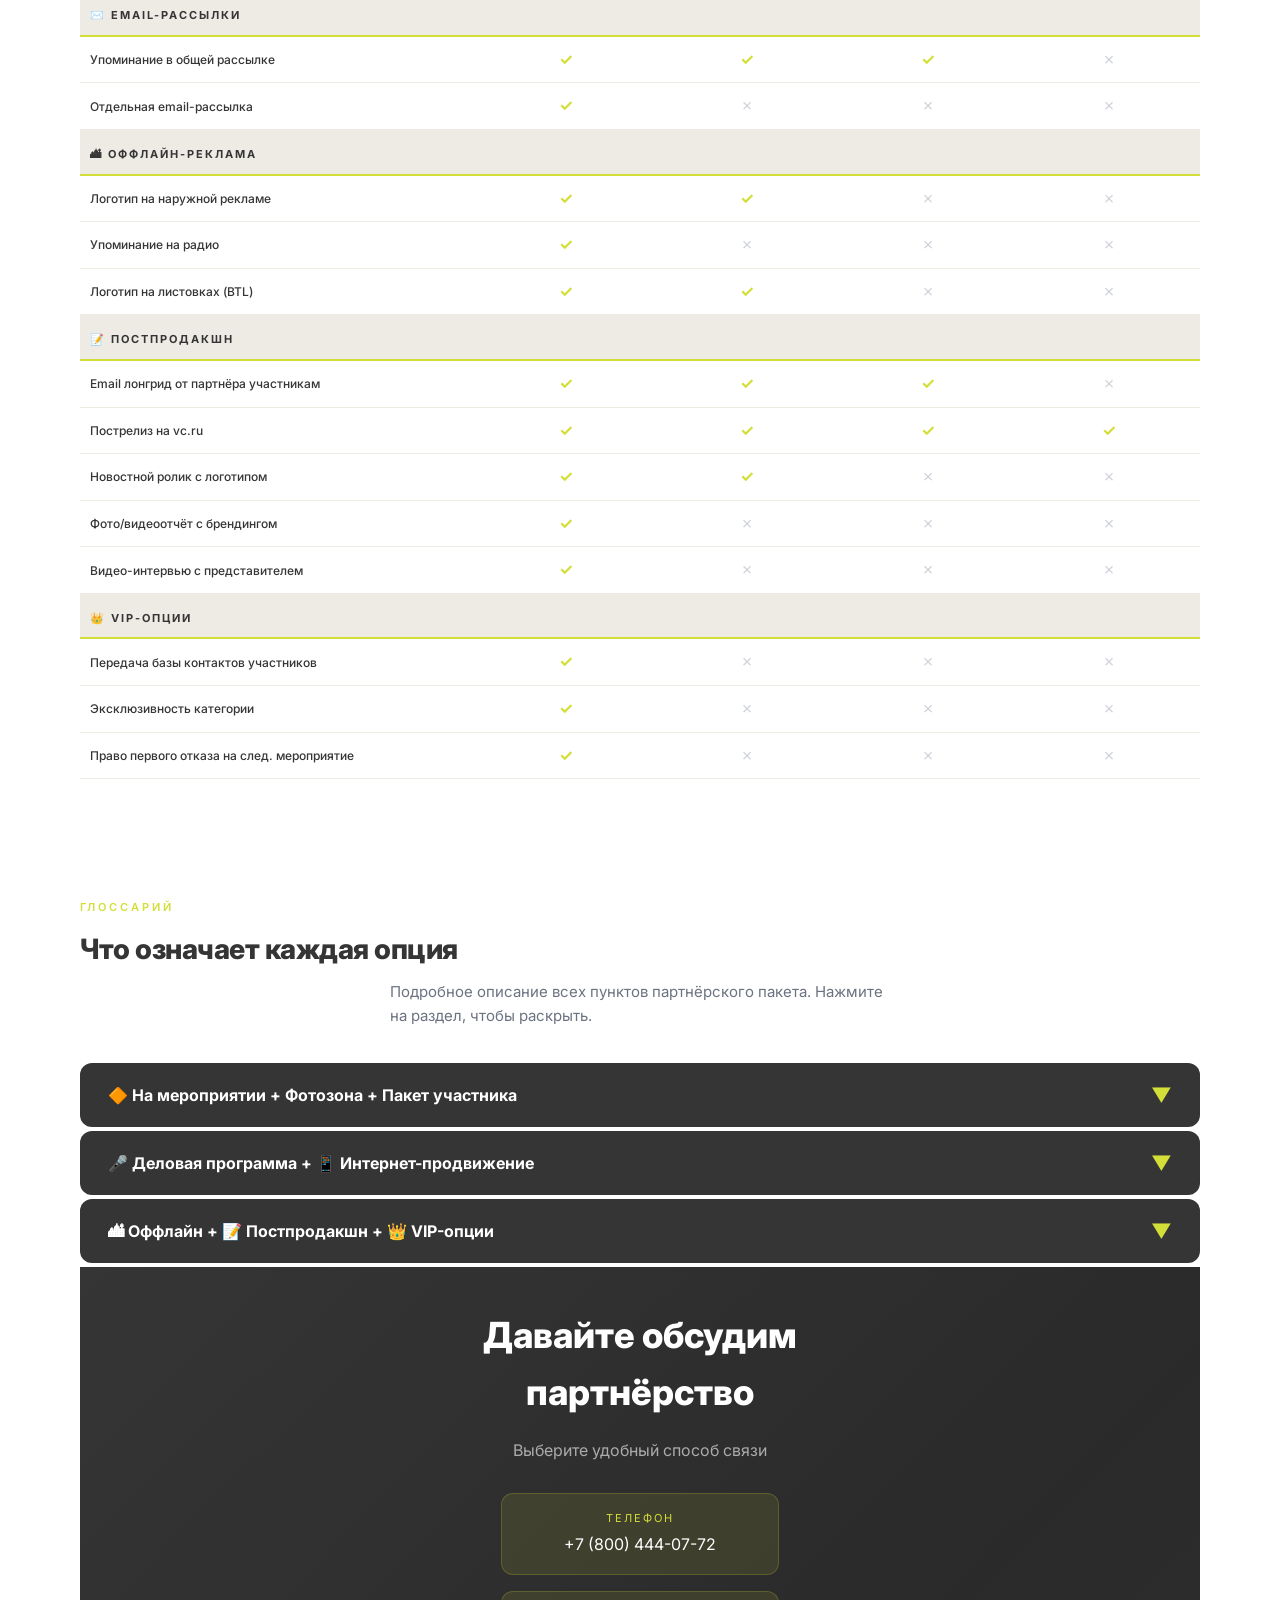
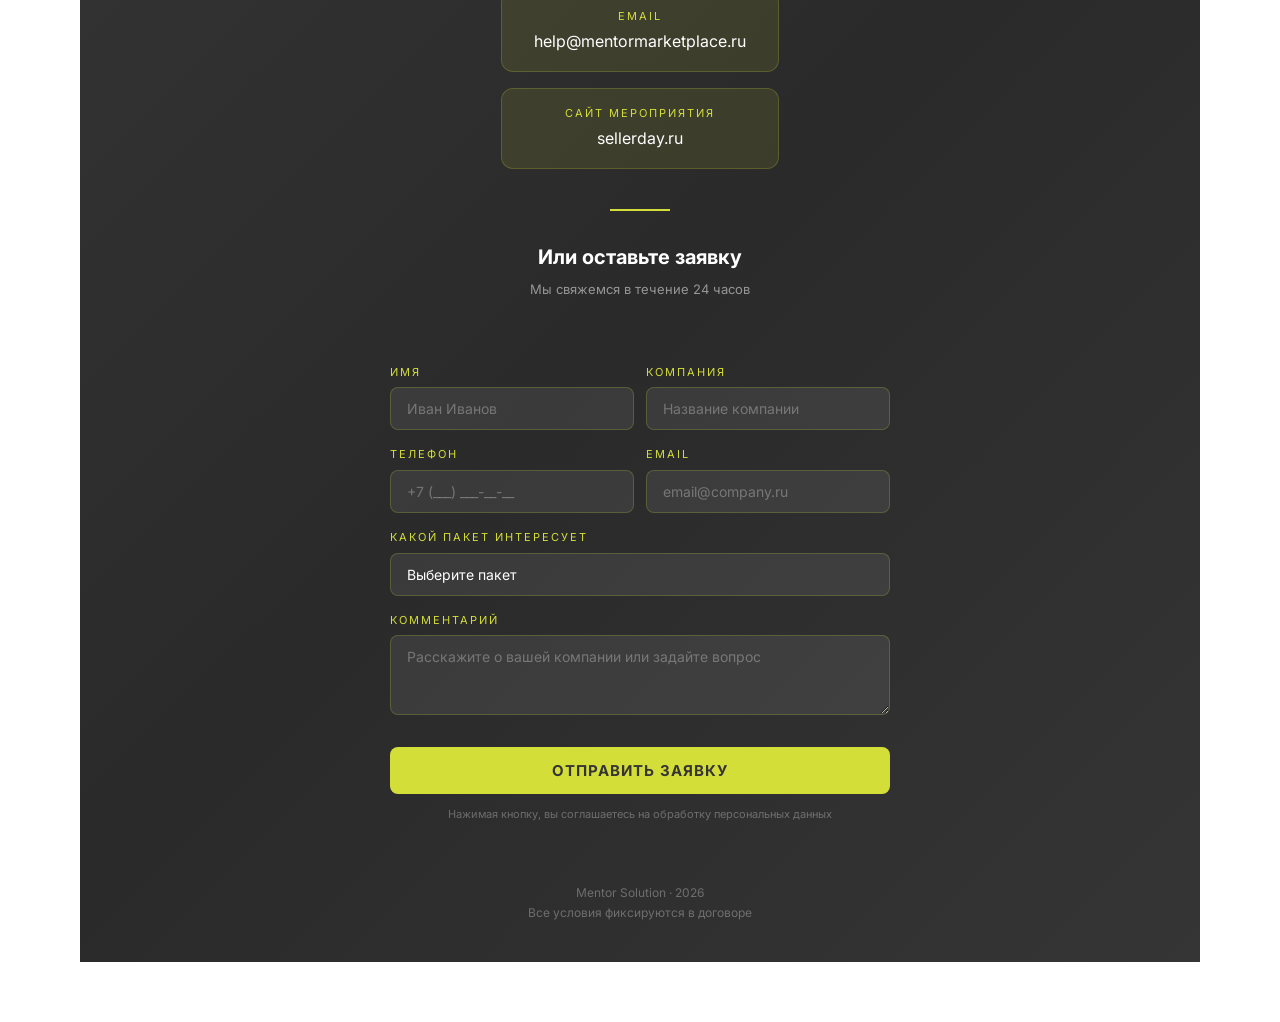
<file: sellerday.html>
<!DOCTYPE html>
<html lang="ru">

<head>
    <meta charset="UTF-8">
    <meta name="viewport" content="width=device-width, initial-scale=1.0">
    <link rel="stylesheet" href="styles.css">
    <title>Коммерческое предложение — Seller Day 4.0</title>
</head>

<body>
    <!-- НАВИГАЦИЯ -->
    <nav class="navbar" id="navbar">
        <div class="navbar-inner">
            <a href="#cover" class="navbar-logo">Seller Day 4.0</a>

            <!-- Бургер кнопка -->
            <button class="navbar-burger" id="navbar-burger">
                <span></span>
                <span></span>
                <span></span>
            </button>

            <!-- Меню -->
            <ul class="navbar-links" id="navbar-links">
                <li><a href="#tariffs">Тарифы</a></li>
                <li><a href="#comparison">Сравнение</a></li>
                <li><a href="#glossary">Глоссарий</a></li>
                <li><a href="#contacts">Контакты</a></li>
            </ul>

            <a href="#form" class="navbar-cta">Оставить заявку</a>
        </div>
    </nav>
    <div class="page">

        <!-- ОБЛОЖКА -->
        <div class="cover" id="cover">
            <div class="cover-badge">Коммерческое предложение</div>
            <h1>Партнёрская<br>программа<br><span>Seller Day 4.0</span></h1>
            <div class="cover-subtitle">Иваново · 11 сентября 2026 · 600+ участников</div>
            <div class="cover-stats">
                <div class="cover-stat">
                    <div class="cover-stat-number">600+</div>
                    <div class="cover-stat-label">Участников</div>
                </div>
                <div class="cover-stat">
                    <div class="cover-stat-number">10</div>
                    <div class="cover-stat-label">Партнёров</div>
                </div>
                <div class="cover-stat">
                    <div class="cover-stat-number">1</div>
                    <div class="cover-stat-label">День</div>
                </div>
            </div>
            <div class="cover-footer">Mentor Solution · 2026</div>
        </div>

        <!-- ТАРИФЫ -->
        <div class="content-page" id="tariffs">
            <div class="section-label">Пакеты партнёрства</div>
            <div class="section-title">Выберите формат участия</div>
            <div class="section-desc">Три уровня партнёрства с разным набором опций. Количество мест ограничено.</div>
            <div class="tariffs-grid">
                <div class="tariff-card featured">
                    <div class="tariff-badge">Эксклюзив</div>
                    <div class="tariff-name">Генеральный партнёр</div>
                    <div class="tariff-price">500 000 ₽</div>
                    <div class="tariff-slots">1 место · Эксклюзивность категории</div>
                    <ul class="tariff-features">
                        <li class="highlight">Стенд на премиум-месте</li>
                        <li class="highlight">Спикер от компании (25 мин + Q&A)</li>
                        <li>Нейминг зоны на площадке</li>
                        <li>Брендирование ланъярдов / бейджей</li>
                        <li>5 билетов для сотрудников + afterparty</li>
                        <li>Логотип: пресс-волл (крупный, центр), шоппер, блокнот, программа</li>
                        <li>Вложение в welcome-пак</li>
                        <li>Озвучивание ведущим многократно</li>
                        <li>Рекламные ролики между выступлениями спикеров</li>
                        <li>3+ публикации в соцсетях + reels-визитка</li>
                        <li>Отдельная email-рассылка по базе</li>
                        <li>Реклама: Яндекс, ВК, ТГ-каналы, микроинфлюенсеры</li>
                        <li>Логотип на наружной рекламе, листовках, радио</li>
                        <li>Розыгрыш / активация со сцены</li>
                        <li>QR-код в программе / на бейдже</li>
                        <li>Видео-интервью + фото/видеоотчёт с брендингом</li>
                        <li>Передача базы контактов участников</li>
                        <li>Право первого отказа на следующее мероприятие</li>
                        <li>Пострелиз на vc.ru</li>
                    </ul>
                </div>
                <div class="tariff-card">
                    <div class="tariff-name">Титульный партнёр</div>
                    <div class="tariff-price">300 000 ₽</div>
                    <div class="tariff-slots">3 места</div>
                    <ul class="tariff-features">
                        <li class="highlight">Стенд на площадке</li>
                        <li class="highlight">Спикер от компании (15 мин + Q&A)</li>
                        <li>3 билета + afterparty</li>
                        <li>Логотип: пресс-волл (крупный), шоппер, блокнот, программа</li>
                        <li>Вложение в welcome-пак</li>
                        <li>Озвучивание ведущим</li>
                        <li>Рекламные ролики между выступлениями спикеров</li>
                        <li>2 публикации в соцсетях</li>
                        <li>Упоминание в email-рассылке</li>
                        <li>Реклама: Яндекс, ВК, ТГ, микроинфлюенсеры</li>
                        <li>Логотип на наружной рекламе и листовках</li>
                        <li>Розыгрыш / активация со сцены</li>
                        <li>QR-код в программе</li>
                        <li>Новостной ролик с логотипом</li>
                        <li>Пострелиз на vc.ru</li>
                    </ul>
                </div>
                <div class="tariff-card">
                    <div class="tariff-name">Партнёр</div>
                    <div class="tariff-price">180 000 ₽</div>
                    <div class="tariff-slots">6 мест</div>
                    <ul class="tariff-features">
                        <li class="highlight">Стенд на площадке</li>
                        <li>2 билета + afterparty</li>
                        <li>Логотип: пресс-волл (средний), программа</li>
                        <li>1 публикация в соцсетях</li>
                        <li>Упоминание в email-рассылке</li>
                        <li>Реклама: Яндекс, ВК</li>
                        <li>Логотип на сайте</li>
                        <li>Email лонгрид после мероприятия</li>
                        <li>Пострелиз на vc.ru</li>
                        <li>Промокод для аудитории партнёра</li>
                    </ul>
                </div>
            </div>
            <div
                style="text-align: center; margin-top: 15px; padding: 12px; background: #EEEBE5; border-radius: 8px; width: 100%; max-width: 1200px;">
                <span style="font-size: 12px; color: #6b7280;">
                    <strong>Инфопартнёр</strong> (бартер, неограниченно): логотип на сайте, пресс-волл (мелкий),
                    велком-баннер, кросс-пост в соцсетях, пострелиз на vc.ru, 1 билет
                </span>
            </div>
        </div>

        <!-- СРАВНИТЕЛЬНАЯ ТАБЛИЦА 1 -->
        <div class="content-page" id="comparison">
            <div class="section-label">Детальное сравнение</div>
            <div class="section-title">Что входит в каждый пакет</div>
            <div class="section-desc">Полная таблица опций по всем уровням партнёрства.</div>
            <table class="comparison-table">
                <thead>
                    <tr>
                        <th style="width: 35%;">Опция</th>
                        <th class="gen" style="width: 16%;">Генеральный<br>500К</th>
                        <th class="tit" style="width: 16%;">Титульный<br>300К</th>
                        <th class="par" style="width: 16%;">Партнёр<br>180К</th>
                        <th class="inf" style="width: 16%;">Инфо<br>бартер</th>
                    </tr>
                </thead>
                <tbody>
                    <tr class="table-section-row">
                        <td colspan="5">🔶 На мероприятии</td>
                    </tr>
                    <tr>
                        <td>Выставочный стенд</td>
                        <td><span class="text-val">Премиум</span></td>
                        <td><span class="check">✓</span></td>
                        <td><span class="check">✓</span></td>
                        <td><span class="cross">✗</span></td>
                    </tr>
                    <tr>
                        <td>Билеты для сотрудников</td>
                        <td><span class="text-val">5</span></td>
                        <td><span class="text-val">3</span></td>
                        <td><span class="text-val">2</span></td>
                        <td><span class="text-val">1</span></td>
                    </tr>
                    <tr>
                        <td>Afterparty</td>
                        <td><span class="check">✓</span></td>
                        <td><span class="check">✓</span></td>
                        <td><span class="check">✓</span></td>
                        <td><span class="cross">✗</span></td>
                    </tr>
                    <tr>
                        <td>Озвучивание ведущим + слайд</td>
                        <td><span class="text-val">«При поддержке»</span></td>
                        <td><span class="check">✓</span></td>
                        <td><span class="cross">✗</span></td>
                        <td><span class="cross">✗</span></td>
                    </tr>
                    <tr>
                        <td>Логотип на навигации</td>
                        <td><span class="check">✓</span></td>
                        <td><span class="check">✓</span></td>
                        <td><span class="cross">✗</span></td>
                        <td><span class="cross">✗</span></td>
                    </tr>
                    <tr>
                        <td>Нейминг зоны</td>
                        <td><span class="check">✓</span></td>
                        <td><span class="cross">✗</span></td>
                        <td><span class="cross">✗</span></td>
                        <td><span class="cross">✗</span></td>
                    </tr>
                    <tr>
                        <td>Брендирование ланъярдов / бейджей</td>
                        <td><span class="check">✓</span></td>
                        <td><span class="cross">✗</span></td>
                        <td><span class="cross">✗</span></td>
                        <td><span class="cross">✗</span></td>
                    </tr>
                    <tr>
                        <td>Розыгрыш / активация со сцены</td>
                        <td><span class="text-val">Главный</span></td>
                        <td><span class="check">✓</span></td>
                        <td><span class="cross">✗</span></td>
                        <td><span class="cross">✗</span></td>
                    </tr>
                    <tr>
                        <td>Рекламные ролики между выступлениями спикеров</td>
                        <td><span class="check">✓</span></td>
                        <td><span class="check">✓</span></td>
                        <td><span class="cross">✗</span></td>
                        <td><span class="cross">✗</span></td>
                    </tr>
                    <tr class="table-section-row">
                        <td colspan="5">📸 Фотозона</td>
                    </tr>
                    <tr>
                        <td>Логотип на пресс-волле</td>
                        <td><span class="text-val">Крупный, центр</span></td>
                        <td><span class="text-val">Крупный</span></td>
                        <td><span class="text-val">Средний</span></td>
                        <td><span class="text-val">Мелкий</span></td>
                    </tr>
                    <tr class="table-section-row">
                        <td colspan="5">🎒 Пакет участника</td>
                    </tr>
                    <tr>
                        <td>Лого на велком-баннере</td>
                        <td><span class="check">✓</span></td>
                        <td><span class="check">✓</span></td>
                        <td><span class="check">✓</span></td>
                        <td><span class="check">✓</span></td>
                    </tr>
                    <tr>
                        <td>Лого на шоппере</td>
                        <td><span class="check">✓</span></td>
                        <td><span class="check">✓</span></td>
                        <td><span class="cross">✗</span></td>
                        <td><span class="cross">✗</span></td>
                    </tr>
                    <tr>
                        <td>Лого на блокноте</td>
                        <td><span class="check">✓</span></td>
                        <td><span class="check">✓</span></td>
                        <td><span class="cross">✗</span></td>
                        <td><span class="cross">✗</span></td>
                    </tr>
                    <tr>
                        <td>Лого в программе мероприятия</td>
                        <td><span class="check">✓</span></td>
                        <td><span class="check">✓</span></td>
                        <td><span class="check">✓</span></td>
                        <td><span class="cross">✗</span></td>
                    </tr>
                    <tr>
                        <td>Вложение в welcome-пак</td>
                        <td><span class="check">✓</span></td>
                        <td><span class="check">✓</span></td>
                        <td><span class="cross">✗</span></td>
                        <td><span class="cross">✗</span></td>
                    </tr>
                    <tr>
                        <td>QR-код в программе / на бейдже</td>
                        <td><span class="check">✓</span></td>
                        <td><span class="check">✓</span></td>
                        <td><span class="cross">✗</span></td>
                        <td><span class="cross">✗</span></td>
                    </tr>
                    <tr class="table-section-row">
                        <td colspan="5">🎤 Деловая программа</td>
                    </tr>
                    <tr>
                        <td>Спикер от компании</td>
                        <td><span class="text-val">25 мин + Q&A</span></td>
                        <td><span class="text-val">15 мин + Q&A</span></td>
                        <td><span class="cross">✗</span></td>
                        <td><span class="cross">✗</span></td>
                    </tr>
                    <tr>
                        <td>Инфослайд перед выступлением</td>
                        <td><span class="check">✓</span></td>
                        <td><span class="check">✓</span></td>
                        <td><span class="cross">✗</span></td>
                        <td><span class="cross">✗</span></td>
                    </tr>
                    <tr>
                        <td>Озвучивание ведущим</td>
                        <td><span class="text-val">Многократно</span></td>
                        <td><span class="check">✓</span></td>
                        <td><span class="cross">✗</span></td>
                        <td><span class="cross">✗</span></td>
                    </tr>
                    <tr>
                        <td>Анонс продукта со сцены</td>
                        <td><span class="check">✓</span></td>
                        <td><span class="check">✓</span></td>
                        <td><span class="cross">✗</span></td>
                        <td><span class="cross">✗</span></td>
                    </tr>
                </tbody>
            </table>
        </div>

        <!-- СРАВНИТЕЛЬНАЯ ТАБЛИЦА 2 -->
        <div class="content-page">
            <div class="section-label">Детальное сравнение (продолжение)</div>
            <div class="section-title">Продвижение и постпродакшн</div>
            <table class="comparison-table">
                <thead>
                    <tr>
                        <th style="width: 35%;">Опция</th>
                        <th class="gen" style="width: 16%;">Генеральный<br>500К</th>
                        <th class="tit" style="width: 16%;">Титульный<br>300К</th>
                        <th class="par" style="width: 16%;">Партнёр<br>180К</th>
                        <th class="inf" style="width: 16%;">Инфо<br>бартер</th>
                    </tr>
                </thead>
                <tbody>
                    <tr class="table-section-row">
                        <td colspan="5">📱 Интернет-продвижение</td>
                    </tr>
                    <tr>
                        <td>Публикации в соцсетях (ВК, ТГ)</td>
                        <td><span class="text-val">3+ постов + reels</span></td>
                        <td><span class="text-val">2 поста</span></td>
                        <td><span class="text-val">1 пост</span></td>
                        <td><span class="text-val">Кросс-пост</span></td>
                    </tr>
                    <tr>
                        <td>Контент в день мероприятия (live)</td>
                        <td><span class="text-val">3+ упоминаний</span></td>
                        <td><span class="text-val">1–2</span></td>
                        <td><span class="text-val">1 (фото стенда)</span></td>
                        <td><span class="cross">✗</span></td>
                    </tr>
                    <tr>
                        <td>Инфо о спикере в соцсетях</td>
                        <td><span class="check">✓</span></td>
                        <td><span class="check">✓</span></td>
                        <td><span class="cross">✗</span></td>
                        <td><span class="cross">✗</span></td>
                    </tr>
                    <tr>
                        <td>Реклама Яндекс + ВК</td>
                        <td><span class="check">✓</span></td>
                        <td><span class="check">✓</span></td>
                        <td><span class="check">✓</span></td>
                        <td><span class="cross">✗</span></td>
                    </tr>
                    <tr>
                        <td>Реклама в ТГ + ВК сообществах</td>
                        <td><span class="check">✓</span></td>
                        <td><span class="check">✓</span></td>
                        <td><span class="cross">✗</span></td>
                        <td><span class="cross">✗</span></td>
                    </tr>
                    <tr>
                        <td>Reels / видео-визитка</td>
                        <td><span class="check">✓</span></td>
                        <td><span class="cross">✗</span></td>
                        <td><span class="cross">✗</span></td>
                        <td><span class="cross">✗</span></td>
                    </tr>
                    <tr>
                        <td>Реклама у микроинфлюенсеров</td>
                        <td><span class="check">✓</span></td>
                        <td><span class="check">✓</span></td>
                        <td><span class="cross">✗</span></td>
                        <td><span class="cross">✗</span></td>
                    </tr>
                    <tr>
                        <td>Логотип на сайте с ссылкой</td>
                        <td><span class="text-val">Верхний блок</span></td>
                        <td><span class="check">✓</span></td>
                        <td><span class="check">✓</span></td>
                        <td><span class="check">✓</span></td>
                    </tr>
                    <tr>
                        <td>Промокод для аудитории партнёра</td>
                        <td><span class="text-val">15% скидка</span></td>
                        <td><span class="text-val">10% скидка</span></td>
                        <td><span class="text-val">5% скидка</span></td>
                        <td><span class="cross">✗</span></td>
                    </tr>
                    <tr class="table-section-row">
                        <td colspan="5">✉️ Email-рассылки</td>
                    </tr>
                    <tr>
                        <td>Упоминание в общей рассылке</td>
                        <td><span class="check">✓</span></td>
                        <td><span class="check">✓</span></td>
                        <td><span class="check">✓</span></td>
                        <td><span class="cross">✗</span></td>
                    </tr>
                    <tr>
                        <td>Отдельная email-рассылка</td>
                        <td><span class="check">✓</span></td>
                        <td><span class="cross">✗</span></td>
                        <td><span class="cross">✗</span></td>
                        <td><span class="cross">✗</span></td>
                    </tr>
                    <tr class="table-section-row">
                        <td colspan="5">🏙 Оффлайн-реклама</td>
                    </tr>
                    <tr>
                        <td>Логотип на наружной рекламе</td>
                        <td><span class="check">✓</span></td>
                        <td><span class="check">✓</span></td>
                        <td><span class="cross">✗</span></td>
                        <td><span class="cross">✗</span></td>
                    </tr>
                    <tr>
                        <td>Упоминание на радио</td>
                        <td><span class="check">✓</span></td>
                        <td><span class="cross">✗</span></td>
                        <td><span class="cross">✗</span></td>
                        <td><span class="cross">✗</span></td>
                    </tr>
                    <tr>
                        <td>Логотип на листовках (BTL)</td>
                        <td><span class="check">✓</span></td>
                        <td><span class="check">✓</span></td>
                        <td><span class="cross">✗</span></td>
                        <td><span class="cross">✗</span></td>
                    </tr>
                    <tr class="table-section-row">
                        <td colspan="5">📝 Постпродакшн</td>
                    </tr>
                    <tr>
                        <td>Email лонгрид от партнёра участникам</td>
                        <td><span class="check">✓</span></td>
                        <td><span class="check">✓</span></td>
                        <td><span class="check">✓</span></td>
                        <td><span class="cross">✗</span></td>
                    </tr>
                    <tr>
                        <td>Пострелиз на vc.ru</td>
                        <td><span class="check">✓</span></td>
                        <td><span class="check">✓</span></td>
                        <td><span class="check">✓</span></td>
                        <td><span class="check">✓</span></td>
                    </tr>
                    <tr>
                        <td>Новостной ролик с логотипом</td>
                        <td><span class="check">✓</span></td>
                        <td><span class="check">✓</span></td>
                        <td><span class="cross">✗</span></td>
                        <td><span class="cross">✗</span></td>
                    </tr>
                    <tr>
                        <td>Фото/видеоотчёт с брендингом</td>
                        <td><span class="check">✓</span></td>
                        <td><span class="cross">✗</span></td>
                        <td><span class="cross">✗</span></td>
                        <td><span class="cross">✗</span></td>
                    </tr>
                    <tr>
                        <td>Видео-интервью с представителем</td>
                        <td><span class="check">✓</span></td>
                        <td><span class="cross">✗</span></td>
                        <td><span class="cross">✗</span></td>
                        <td><span class="cross">✗</span></td>
                    </tr>
                    <tr class="table-section-row">
                        <td colspan="5">👑 VIP-опции</td>
                    </tr>
                    <tr>
                        <td>Передача базы контактов участников</td>
                        <td><span class="check">✓</span></td>
                        <td><span class="cross">✗</span></td>
                        <td><span class="cross">✗</span></td>
                        <td><span class="cross">✗</span></td>
                    </tr>
                    <tr>
                        <td>Эксклюзивность категории</td>
                        <td><span class="check">✓</span></td>
                        <td><span class="cross">✗</span></td>
                        <td><span class="cross">✗</span></td>
                        <td><span class="cross">✗</span></td>
                    </tr>
                    <tr>
                        <td>Право первого отказа на след. мероприятие</td>
                        <td><span class="check">✓</span></td>
                        <td><span class="cross">✗</span></td>
                        <td><span class="cross">✗</span></td>
                        <td><span class="cross">✗</span></td>
                    </tr>
                </tbody>
            </table>
        </div>

        <!-- ГЛОССАРИЙ -->
        <div class="content-page" id="glossary">
            <div class="section-label">Глоссарий</div>
            <div class="section-title">Что означает каждая опция</div>
            <div class="section-desc">Подробное описание всех пунктов партнёрского пакета. Нажмите на раздел, чтобы
                раскрыть.</div>

            <div class="glossary-section">

                <!-- БЛОК 1 -->
                <button class="glossary-toggle" onclick="toggleGlossary(this)">
                    🔶 На мероприятии + Фотозона + Пакет участника
                    <span class="arrow">▼</span>
                </button>
                <div class="glossary-content">
                    <div class="options-list">
                        <div class="option-item accent">
                            <div class="option-name">🔶 Выставочный стенд</div>
                            <div class="option-desc">Физическое пространство на площадке, где партнёр размещает свою
                                зону: стол, ролл-ап, телевизор, продукцию, промо-материалы. Партнёр работает с
                                аудиторией напрямую — показывает продукт, собирает контакты, проводит активности.
                                «Премиум-место» у генерального — самая проходимая точка (вход, рядом с кофе-зоной или
                                главным лекторием).</div>
                        </div>
                        <div class="option-item dark">
                            <div class="option-name">🔶 Билеты для сотрудников (вне стенда)</div>
                            <div class="option-desc">Бесплатные пригласительные для команды партнёра. Сотрудники
                                посещают мероприятие как обычные участники — слушают спикеров, нетворкают, ходят по
                                залам. Это не люди, работающие на стенде, а дополнительные гости.</div>
                        </div>
                        <div class="option-item accent">
                            <div class="option-name">🔶 Afterparty</div>
                            <div class="option-desc">Доступ сотрудников партнёра на закрытую вечеринку после основной
                                программы. Неформальная обстановка для знакомства с участниками, спикерами и
                                организаторами.</div>
                        </div>
                        <div class="option-item dark">
                            <div class="option-name">🔶 Озвучивание ведущим + слайд</div>
                            <div class="option-desc">В начале мероприятия и между блоками ведущий называет
                                компанию-партнёра со сцены, на экране — слайд с логотипом. У генерального — формулировка
                                «мероприятие при поддержке [Бренд]», многократные упоминания в течение дня.</div>
                        </div>
                        <div class="option-item accent">
                            <div class="option-name">🔶 Логотип на навигации</div>
                            <div class="option-desc">Логотип партнёра на указателях, стрелках и табличках по площадке.
                                Каждый участник видит бренд при перемещении — пассивный, но постоянный контакт весь
                                день.</div>
                        </div>
                        <div class="option-item dark">
                            <div class="option-name">🔶 Нейминг зоны</div>
                            <div class="option-desc">Одна из зон мероприятия получает имя партнёра: «Лаундж-зона
                                [Бренд]», «Кофе-поинт [Бренд]». Участники сами начинают произносить название бренда:
                                «Пойдём в зону [Бренд]». Бренд становится частью опыта, а не просто логотипом на стене.
                            </div>
                        </div>
                        <div class="option-item accent">
                            <div class="option-name">🔶 Брендирование ланъярдов / бейджей</div>
                            <div class="option-desc">Логотип партнёра на ленте бейджа или на самом бейдже каждого
                                участника. 600 человек весь день носят бренд на уровне глаз — один из самых заметных
                                форматов присутствия.</div>
                        </div>
                        <div class="option-item dark">
                            <div class="option-name">🔶 Розыгрыш / активация со сцены</div>
                            <div class="option-desc">Партнёр предоставляет приз, ведущий разыгрывает его со сцены с
                                упоминанием бренда. Весь зал слушает, запоминает название. Стоимость для организатора —
                                ноль, эффект для партнёра — максимальный.</div>
                        </div>
                        <div class="option-item accent">
                            <div class="option-name">🔶 Рекламные ролики между выступлениями спикеров</div>
                            <div class="option-desc">Между выступлениями спикеров на экране транслируется короткий
                                рекламный ролик партнёра (до 60 секунд). Весь зал смотрит на экран в ожидании следующего
                                спикера — внимание аудитории максимальное. Партнёр предоставляет готовое видео,
                                организатор встраивает его в программу. Это полноценная видеореклама перед живой,
                                вовлечённой аудиторией — формат, который невозможно «пролистать» или заблокировать.
                            </div>
                        </div>
                        <div class="option-item accent">
                            <div class="option-name">📸 Логотип на пресс-волле</div>
                            <div class="option-desc">Пресс-волл — баннер для фотографий участников и спикеров. Фото
                                попадают в соцсети, СМИ, отчёты. Размер логотипа зависит от тарифа: крупный в центре →
                                крупный → средний → мелкий.</div>
                        </div>
                        <div class="option-item dark">
                            <div class="option-name">🎒 Лого на велком-баннере</div>
                            <div class="option-desc">Первый баннер при входе на мероприятие. Логотип партнёра — первое,
                                что видит каждый гость. Первый визуальный контакт с брендом.</div>
                        </div>
                        <div class="option-item accent">
                            <div class="option-name">🎒 Лого на шоппере</div>
                            <div class="option-desc">Тканевая сумка, которую участник получает при регистрации. Логотип
                                напечатан на сумке. Участники используют шопперы после мероприятия в жизни — бренд
                                работает неделями.</div>
                        </div>
                        <div class="option-item dark">
                            <div class="option-name">🎒 Лого на блокноте</div>
                            <div class="option-desc">Брендированный блокнот для записей. Логотип на обложке. Участник
                                пользуется им на мероприятии и часто забирает домой — долгий контакт с брендом.</div>
                        </div>
                    </div>
                </div>
                <!-- БЛОК 2 -->
                <button class="glossary-toggle" onclick="toggleGlossary(this)">
                    🎤 Деловая программа + 📱 Интернет-продвижение
                    <span class="arrow">▼</span>
                </button>
                <div class="glossary-content">
                    <div class="options-list">
                        <div class="option-item accent">
                            <div class="option-name">🎒 Лого в программе мероприятия</div>
                            <div class="option-desc">В печатной или digital-программе (расписание, карта площадки)
                                размещается логотип партнёра, описание компании и контакты. Каждый участник обращается к
                                программе несколько раз за день.</div>
                        </div>
                        <div class="option-item dark">
                            <div class="option-name">🎒 Вложение в welcome-пак</div>
                            <div class="option-desc">Партнёр вкладывает свой флаер, буклет, промокод, пробник или
                                сувенир в пакет, который получает каждый участник при регистрации. Прямой контакт
                                продукта партнёра с 600 людьми.</div>
                        </div>
                        <div class="option-item accent">
                            <div class="option-name">🎒 QR-код в программе / на бейдже</div>
                            <div class="option-desc">QR-код, ведущий на лендинг, каталог или спецпредложение партнёра.
                                Участник сканирует прямо на мероприятии — мгновенный переход к продукту.</div>
                        </div>
                        <div class="option-item dark">
                            <div class="option-name">🎤 Спикер от компании</div>
                            <div class="option-desc">Представитель партнёра выступает на сцене. Генеральный — 25 минут +
                                вопросы из зала. Титульный — 15 минут + вопросы. Возможность показать экспертизу,
                                рассказать о продукте и кейсах перед целевой аудиторией.</div>
                        </div>
                        <div class="option-item accent">
                            <div class="option-name">🎤 Инфослайд перед выступлением</div>
                            <div class="option-desc">Перед выходом спикера на экране — слайд-визитка компании: логотип,
                                описание, контакты. Весь зал видит бренд в контексте экспертного выступления.</div>
                        </div>
                        <div class="option-item dark">
                            <div class="option-name">🎤 Анонс продукта со сцены</div>
                            <div class="option-desc">Ведущий рассказывает о конкретном продукте, акции или услуге
                                партнёра. Например: «Компания [Бренд] дарит всем участникам скидку 20%». Прямая
                                продающая интеграция.</div>
                        </div>
                        <div class="option-item accent">
                            <div class="option-name">📱 Публикации в соцсетях</div>
                            <div class="option-desc">Отдельные посты о партнёре в официальных каналах мероприятия (ВК,
                                Telegram). Рассказ о компании, продукте, что будет на стенде. Количество зависит от
                                тарифа: 3+ / 2 / 1 / кросс-пост.</div>
                        </div>
                        <div class="option-item dark">
                            <div class="option-name">📱 Контент в день мероприятия (live)</div>
                            <div class="option-desc">Сторис, посты, фотографии стендов с отметкой партнёров прямо в день
                                проведения. Горячий контент с максимальным охватом и вовлечением.</div>
                        </div>
                        <div class="option-item accent">
                            <div class="option-name">📱 Reels / видео-визитка</div>
                            <div class="option-desc">Короткое видео (30–60 сек) о компании-партнёре, снятое и
                                смонтированное командой мероприятия. Публикуется в соцсетях. Видео — самый вовлекающий
                                формат контента.</div>
                        </div>
                        <div class="option-item dark">
                            <div class="option-name">📱 Реклама Яндекс + ВК</div>
                            <div class="option-desc">В таргетированной и контекстной рекламе мероприятия упоминается или
                                показывается логотип партнёра. Бренд видят не только купившие билет, а вся рекламная
                                аудитория — десятки тысяч показов.</div>
                        </div>
                        <div class="option-item accent">
                            <div class="option-name">📱 Реклама в ТГ + ВК сообществах</div>
                            <div class="option-desc">Мероприятие закупает рекламу в тематических каналах и сообществах.
                                В рекламных постах упоминается партнёр. Целевая аудитория каналов = целевая аудитория
                                партнёра.</div>
                        </div>
                        <div class="option-item dark">
                            <div class="option-name">📱 Реклама у микроинфлюенсеров</div>
                            <div class="option-desc">Блогеры (1 000–50 000 подписчиков) упоминают в своём контенте не
                                только мероприятие, но и партнёра. Высокий уровень доверия и вовлечённости аудитории.
                            </div>
                        </div>
                    </div>
                </div>
                <!-- БЛОК 3 -->
                <button class="glossary-toggle" onclick="toggleGlossary(this)">
                    🏙 Оффлайн + 📝 Постпродакшн + 👑 VIP-опции
                    <span class="arrow">▼</span>
                </button>
                <div class="glossary-content">
                    <div class="options-list">
                        <div class="option-item accent">
                            <div class="option-name">📱 Промокод для аудитории партнёра</div>
                            <div class="option-desc">Партнёр получает промокод на скидку для своей аудитории и рассылает
                                клиентам. Это приводит дополнительных участников организатору, а партнёру даёт повод для
                                коммуникации со своей базой.</div>
                        </div>
                        <div class="option-item dark">
                            <div class="option-name">✉️ Упоминание в общей email-рассылке</div>
                            <div class="option-desc">В email-приглашении по базе мероприятия есть блок с логотипом и
                                описанием партнёра. Все получатели видят бренд.</div>
                        </div>
                        <div class="option-item accent">
                            <div class="option-name">✉️ Отдельная email-рассылка</div>
                            <div class="option-desc">Полностью отдельное письмо по базе, посвящённое одному партнёру:
                                рассказ о компании, продукте, спецпредложение. Партнёр получает 100% внимания
                                получателя. Самый ценный формат email-продвижения.</div>
                        </div>
                        <div class="option-item dark">
                            <div class="option-name">🏙 Логотип на наружной рекламе</div>
                            <div class="option-desc">Если мероприятие размещает наружную рекламу (билборды,
                                сити-форматы, баннеры) — логотип партнёра присутствует на этих поверхностях. Охват —
                                тысячи людей ежедневно.</div>
                        </div>
                        <div class="option-item accent">
                            <div class="option-name">🏙 Упоминание на радио</div>
                            <div class="option-desc">В рекламном ролике на радио звучит название партнёра: «Конференция
                                Seller Day 4.0 при поддержке [Бренд]...». Широкий охват и работа на узнаваемость.</div>
                        </div>
                        <div class="option-item dark">
                            <div class="option-name">🏙 Логотип на листовках (BTL)</div>
                            <div class="option-desc">Промо-активности «на земле»: раздача листовок в ТЦ, вузах, на
                                улицах, других мероприятиях. Логотип партнёра на каждой листовке — дополнительный охват.
                            </div>
                        </div>
                        <div class="option-item accent">
                            <div class="option-name">📝 Email лонгрид от партнёра участникам</div>
                            <div class="option-desc">После мероприятия участникам отправляется email со статьёй, кейсом
                                или спецпредложением от партнёра. «Тёплая» аудитория — люди, которые уже видели стенд.
                                Конверсия значительно выше, чем у холодной базы.</div>
                        </div>
                        <div class="option-item dark">
                            <div class="option-name">📝 Пострелиз на vc.ru</div>
                            <div class="option-desc">Обзорная статья с фотографиями, итогами, цифрами. Партнёры
                                упомянуты с логотипами и ссылками. Статья живёт годами, индексируется в поиске — вечный
                                контент.</div>
                        </div>
                        <div class="option-item accent">
                            <div class="option-name">📝 Новостной ролик с логотипом</div>
                            <div class="option-desc">Видео-отчёт о мероприятии (1–3 мин) с логотипами партнёров.
                                Публикуется в соцсетях и рассылается по email. Набирает органические просмотры, может
                                использоваться партнёром в своих каналах.</div>
                        </div>
                        <div class="option-item dark">
                            <div class="option-name">📝 Фото/видеоотчёт с брендингом партнёра</div>
                            <div class="option-desc">Профессиональные фото и видео со стенда партнёра, его активностей,
                                выступления. Передаются партнёру для использования в своих соцсетях, на сайте, в
                                презентациях. Бесплатный контент, снятый профессионалами.</div>
                        </div>
                        <div class="option-item accent">
                            <div class="option-name">📝 Видео-интервью с представителем</div>
                            <div class="option-desc">Интервью с представителем партнёра, записанное на мероприятии.
                                Публикуется в соцсетях мероприятия и передаётся партнёру. Эксклюзив для генерального
                                партнёра.</div>
                        </div>
                        <div class="option-item dark">
                            <div class="option-name">👑 Передача базы контактов участников</div>
                            <div class="option-desc">После мероприятия генеральный партнёр получает список контактов
                                участников (имя, компания, email, телефон — с согласия на обработку данных). Прямой
                                доступ к 600 целевым контактам для продаж и рассылок. Самая ценная опция.</div>
                        </div>
                        <div class="option-item accent">
                            <div class="option-name">👑 Эксклюзивность категории</div>
                            <div class="option-desc">Гарантия, что ни один конкурент партнёра не будет представлен на
                                мероприятии. Если генеральный — банк, другого банка среди партнёров не будет. Монополия
                                на свою нишу перед всей аудиторией.</div>
                        </div>
                        <div class="option-item dark">
                            <div class="option-name">👑 Право первого отказа на следующее мероприятие</div>
                            <div class="option-desc">Генеральный партнёр получает приоритетное право стать партнёром
                                следующего мероприятия на тех же или лучших условиях. Аргумент для долгосрочного
                                сотрудничества.</div>
                        </div>
                    </div>
                    <div
                        style="margin-top: 40px; padding: 24px; background: #fafbe8; border-radius: 12px; border-left: 4px solid #d4de38; width: 100%; max-width: 1200px;">
                        <div style="font-size: 14px; font-weight: 700; color: #353535; margin-bottom: 8px;">💡 Важно
                        </div>
                        <div style="font-size: 13px; color: #4b5563; line-height: 1.6;">
                            Все опции могут быть адаптированы под задачи конкретного партнёра. Мы открыты к обсуждению
                            индивидуальных условий и дополнительных интеграций. Количество мест в каждом тарифе строго
                            ограничено.
                        </div>
                    </div>
                </div>

                <!-- КОНТАКТЫ -->
                <div class="contact-page" id="contacts">
                    <h2>Давайте обсудим<br>партнёрство</h2>
                    <p style="margin-bottom: 30px;">Выберите удобный способ связи</p>

                    <!-- БЛОК КОНТАКТОВ -->
                    <div class="contact-info" style="margin-bottom: 40px;">
                        <div class="contact-item">
                            <div class="contact-label">Телефон</div>
                            +7 (800) 444-07-72
                        </div>
                        <div class="contact-item">
                            <div class="contact-label">Email</div>
                            help@mentormarketplace.ru
                        </div>
                        <div class="contact-item">
                            <div class="contact-label">Сайт мероприятия</div>
                            sellerday.ru
                        </div>
                    </div>

                    <!-- РАЗДЕЛИТЕЛЬ -->
                    <div style="width: 60px; height: 2px; background: #d4de38; margin-bottom: 30px;"></div>
                    <h3 style="color: white; font-size: 20px; font-weight: 700; margin-bottom: 6px;">Или оставьте заявку
                    </h3>
                    <p style="color: rgba(255,255,255,0.5); font-size: 13px; margin-bottom: 24px;">Мы свяжемся в течение
                        24 часов</p>

                    <!-- ФОРМА -->
                    <div class="form-section" id="form">
                        <form action="https://formspree.io/f/xeerkywn" method="POST">
                            <div style="display: grid; grid-template-columns: 1fr 1fr; gap: 12px;">
                                <div class="form-group">
                                    <label class="form-label">Имя</label>
                                    <input type="text" name="name" class="form-input" placeholder="Иван Иванов"
                                        required>
                                </div>
                                <div class="form-group">
                                    <label class="form-label">Компания</label>
                                    <input type="text" name="company" class="form-input" placeholder="Название компании"
                                        required>
                                </div>
                            </div>
                            <div style="display: grid; grid-template-columns: 1fr 1fr; gap: 12px;">
                                <div class="form-group">
                                    <label class="form-label">Телефон</label>
                                    <input type="tel" name="phone" class="form-input" placeholder="+7 (___) ___-__-__"
                                        required>
                                </div>
                                <div class="form-group">
                                    <label class="form-label">Email</label>
                                    <input type="email" name="email" class="form-input" placeholder="email@company.ru"
                                        required>
                                </div>
                            </div>
                            <div class="form-group">
                                <label class="form-label">Какой пакет интересует</label>
                                <select name="package" class="form-select" required>
                                    <option value="" disabled selected>Выберите пакет</option>
                                    <option value="Генеральный партнёр — 500 000 ₽">Генеральный партнёр — 500 000 ₽
                                    </option>
                                    <option value="Титульный партнёр — 300 000 ₽">Титульный партнёр — 300 000 ₽</option>
                                    <option value="Партнёр — 180 000 ₽">Партнёр — 180 000 ₽</option>
                                    <option value="Инфопартнёр — бартер">Инфопартнёр — бартер</option>
                                </select>
                            </div>
                            <div class="form-group">
                                <label class="form-label">Комментарий</label>
                                <textarea name="message" class="form-textarea"
                                    placeholder="Расскажите о вашей компании или задайте вопрос"></textarea>
                            </div>
                            <button type="submit" class="form-button">Отправить заявку</button>
                            <div class="form-note">Нажимая кнопку, вы соглашаетесь на обработку персональных данных
                            </div>
                        </form>
                    </div>
                    <div style="margin-top: 60px; color: rgba(255,255,255,0.3); font-size: 12px;">
                        Mentor Solution · 2026<br>
                        Все условия фиксируются в договоре
                    </div>
                </div>

            </div>
            <script src="script.js"></script>
</body>

</html>
</file>
<file: styles.css>
@import url('https://fonts.googleapis.com/css2?family=Inter:wght@300;400;500;600;700;800;900&display=swap');

* {
    margin: 0;
    padding: 0;
    box-sizing: border-box;
}

body {
    font-family: 'Inter', sans-serif;
    background: #FFFFFF;
    color: #353535;
    line-height: 1.6;
    scroll-behavior: smooth;
}

.page {
    width: 100%;
    max-width: 100%;
    margin: 0;
    background: #FFFFFF;
}

/* ===== АНИМАЦИИ ===== */
@keyframes fadeInUp {
    from {
        opacity: 0;
        transform: translateY(30px);
    }

    to {
        opacity: 1;
        transform: translateY(0);
    }
}

@keyframes fadeInScale {
    from {
        opacity: 0;
        transform: scale(0.95);
    }

    to {
        opacity: 1;
        transform: scale(1);
    }
}

.fade-in-up {
    opacity: 0;
    transform: translateY(30px);
    transition: opacity 0.8s ease-out, transform 0.8s ease-out;
}

.fade-in-up.animated {
    opacity: 1;
    transform: translateY(0);
}

.fade-in-scale {
    animation: fadeInScale 0.8s ease-out forwards;
    opacity: 0;
}

.animated {
    animation-play-state: running !important;
}

/* ===== НАВИГАЦИЯ ===== */
.navbar {
    position: fixed;
    top: 0;
    left: 0;
    width: 100%;
    z-index: 1000;
    background: rgba(53, 53, 53, 0.95);
    backdrop-filter: blur(10px);
    padding: 0 40px;
    transition: all 0.3s;
}

.navbar-inner {
    max-width: 1200px;
    margin: 0 auto;
    display: flex;
    justify-content: space-between;
    align-items: center;
    height: 60px;
}

.navbar-logo {
    color: #d4de38;
    font-size: 16px;
    font-weight: 800;
    text-decoration: none;
    letter-spacing: -0.5px;
}

.navbar-links {
    display: flex;
    gap: 32px;
    list-style: none;
}

.navbar-links a {
    color: rgba(255, 255, 255, 0.6);
    text-decoration: none;
    font-size: 13px;
    font-weight: 500;
    transition: color 0.3s;
    position: relative;
}

.navbar-links a:hover {
    color: #d4de38;
}

.navbar-links a::after {
    content: '';
    position: absolute;
    bottom: -4px;
    left: 0;
    width: 0;
    height: 2px;
    background: #d4de38;
    transition: width 0.3s;
}

.navbar-links a:hover::after {
    width: 100%;
}

.navbar-cta {
    background: #d4de38;
    color: #353535;
    padding: 8px 20px;
    border-radius: 6px;
    font-size: 12px;
    font-weight: 700;
    text-decoration: none;
    text-transform: uppercase;
    letter-spacing: 1px;
    transition: background 0.3s;
}

.navbar-cta:hover {
    background: #bfc832;
}

/* ===== ОБЛОЖКА ===== */
.cover {
    min-height: 100vh;
    background: linear-gradient(135deg, #353535 0%, #2a2a2a 50%, #353535 100%);
    display: flex;
    flex-direction: column;
    justify-content: center;
    align-items: center;
    text-align: center;
    padding: 60px 80px;
    position: relative;
    overflow: hidden;
}

.cover::before {
    content: '';
    position: absolute;
    top: -50%;
    left: -50%;
    width: 200%;
    height: 200%;
    pointer-events: none;
    background: radial-gradient(ellipse at 30% 20%, rgba(212, 222, 56, 0.15) 0%, transparent 50%),
        radial-gradient(ellipse at 70% 80%, rgba(212, 222, 56, 0.08) 0%, transparent 50%);
}

.cover-badge {
    position: relative;
    z-index: 1;
    background: rgba(212, 222, 56, 0.15);
    border: 1px solid rgba(212, 222, 56, 0.3);
    backdrop-filter: blur(10px);
    padding: 8px 24px;
    border-radius: 50px;
    color: #d4de38;
    font-size: 12px;
    letter-spacing: 3px;
    text-transform: uppercase;
    margin-bottom: 40px;
}

.cover h1 {
    position: relative;
    z-index: 1;
    color: white;
    font-size: 42px;
    font-weight: 800;
    line-height: 1.2;
    margin-bottom: 20px;
    letter-spacing: -1px;
}

.cover h1 span {
    color: #d4de38;
}

.cover-subtitle {
    position: relative;
    z-index: 1;
    color: rgba(255, 255, 255, 0.7);
    font-size: 18px;
    font-weight: 300;
    margin-bottom: 50px;
}

.cover-stats {
    position: relative;
    z-index: 1;
    display: flex;
    gap: 40px;
    margin-top: 30px;
}

.cover-stat {
    text-align: center;
}

.cover-stat-number {
    color: #d4de38;
    font-size: 36px;
    font-weight: 700;
}

.cover-stat-label {
    color: rgba(255, 255, 255, 0.5);
    font-size: 12px;
    text-transform: uppercase;
    letter-spacing: 2px;
    margin-top: 4px;
}

.cover-footer {
    position: absolute;
    bottom: 40px;
    z-index: 1;
    color: rgba(255, 255, 255, 0.3);
    font-size: 12px;
}

/* ===== СТРАНИЦЫ ===== */
.content-page {
    min-height: 100vh;
    padding: 60px 80px;
    background: #FFFFFF;
    display: flex;
    flex-direction: column;
    align-items: center;
}

/* ===== КОНТЕЙНЕР КОНТЕНТА ===== */
.section-label,
.section-title,
.section-desc,
.options-list,
.tariffs-grid,
.comparison-table {
    width: 100%;
    max-width: 1200px;
}

.section-label {
    font-size: 11px;
    font-weight: 600;
    text-transform: uppercase;
    letter-spacing: 3px;
    color: #d4de38;
    margin-bottom: 10px;
}

.section-title {
    font-size: 28px;
    font-weight: 800;
    color: #353535;
    margin-bottom: 8px;
    letter-spacing: -0.5px;
    animation: fadeInUp 0.8s ease-out;
}

.section-desc {
    font-size: 15px;
    color: #6b7280;
    margin-bottom: 35px;
    max-width: 500px;
}

/* ===== КАРТОЧКИ ТАРИФОВ ===== */
.tariffs-grid {
    display: grid;
    grid-template-columns: 1fr 1fr;
    gap: 20px;
    margin-bottom: 20px;
}

.tariff-card {
    border: 1px solid #EEEBE5;
    border-radius: 16px;
    padding: 28px;
    position: relative;
    background: #FFFFFF;
    animation: fadeInScale 0.8s ease-out;
}

.tariff-card.featured {
    border-color: #d4de38;
    background: linear-gradient(135deg, #fafbe8, #f5f7d6);
    grid-column: 1 / -1;
}

.tariff-badge {
    position: absolute;
    top: -10px;
    right: 20px;
    background: #d4de38;
    color: #353535;
    font-size: 10px;
    font-weight: 700;
    padding: 4px 12px;
    border-radius: 20px;
    text-transform: uppercase;
    letter-spacing: 1px;
}

.tariff-name {
    font-size: 20px;
    font-weight: 700;
    color: #353535;
    margin-bottom: 4px;
}

.tariff-price {
    font-size: 32px;
    font-weight: 800;
    color: #353535;
    margin-bottom: 4px;
}

.tariff-price span {
    font-size: 16px;
    font-weight: 400;
    color: #9ca3af;
}

.tariff-slots {
    font-size: 13px;
    color: #9ca3af;
    margin-bottom: 16px;
    padding-bottom: 16px;
    border-bottom: 1px solid #EEEBE5;
}

.tariff-features {
    list-style: none;
}

.tariff-features li {
    font-size: 13px;
    color: #4b5563;
    padding: 4px 0;
    padding-left: 22px;
    position: relative;
}

.tariff-features li::before {
    content: '✓';
    position: absolute;
    left: 0;
    color: #d4de38;
    font-weight: 700;
}

.tariff-features li.highlight {
    font-weight: 600;
    color: #353535;
}

/* ===== ТАБЛИЦА ===== */
.comparison-table {
    width: 100%;
    border-collapse: collapse;
    font-size: 12px;
    margin-top: 20px;
}

.comparison-table thead th {
    background: #353535;
    color: white;
    padding: 12px 10px;
    text-align: center;
    font-weight: 600;
    font-size: 11px;
    text-transform: uppercase;
    letter-spacing: 1px;
}

.comparison-table thead th:first-child {
    text-align: left;
    border-radius: 8px 0 0 0;
}

.comparison-table thead th:last-child {
    border-radius: 0 8px 0 0;
}

.comparison-table thead th.gen {
    background: #353535;
}

.comparison-table thead th.tit {
    background: #4a4a4a;
}

.comparison-table thead th.par {
    background: #5f5f5f;
}

.comparison-table thead th.inf {
    background: #7a7a7a;
}

.comparison-table tbody td {
    padding: 10px;
    border-bottom: 1px solid #EEEBE5;
    text-align: center;
    color: #4b5563;
}

.comparison-table tbody td:first-child {
    text-align: left;
    font-weight: 500;
    color: #353535;
    padding-right: 15px;
}

.comparison-table tbody tr:hover {
    background: #fafbe8;
}

.table-section-row td {
    background: #EEEBE5 !important;
    font-weight: 700 !important;
    color: #353535 !important;
    font-size: 11px !important;
    text-transform: uppercase;
    letter-spacing: 2px;
    padding-top: 16px !important;
    border-bottom: 2px solid #d4de38 !important;
}

.check {
    color: #d4de38;
    font-weight: 700;
    font-size: 16px;
}

.cross {
    color: #d1d5db;
    font-size: 16px;
}

.text-val {
    color: #353535;
    font-weight: 600;
}

/* ===== ОПИСАНИЯ ===== */
.options-list {
    margin-top: 20px;
}

.option-item {
    margin-bottom: 20px;
    padding-left: 20px;
    border-left: 3px solid #EEEBE5;
}

.option-item.accent {
    border-left-color: #d4de38;
}

.option-item.dark {
    border-left-color: #353535;
}

.option-item.light {
    border-left-color: #EEEBE5;
}

.option-name {
    font-size: 14px;
    font-weight: 700;
    color: #353535;
    margin-bottom: 4px;
}

.option-desc {
    font-size: 13px;
    color: #6b7280;
    line-height: 1.5;
}

/* ===== АККОРДЕОН ГЛОССАРИЙ ===== */
.glossary-section {
    width: 100%;
    max-width: 1200px;
}

.glossary-toggle {
    width: 100%;
    background: #353535;
    color: white;
    border: none;
    padding: 20px 28px;
    font-family: 'Inter', sans-serif;
    font-size: 16px;
    font-weight: 700;
    text-align: left;
    cursor: pointer;
    border-radius: 12px;
    display: flex;
    justify-content: space-between;
    align-items: center;
    transition: all 0.3s;
    margin-bottom: 4px;
    animation: fadeInUp 0.6s ease-out;
}

.glossary-toggle:hover {
    background: #4a4a4a;
}

.glossary-toggle .arrow {
    font-size: 20px;
    transition: transform 0.3s;
    color: #d4de38;
}

.glossary-toggle.active .arrow {
    transform: rotate(180deg);
}

.glossary-content {
    max-height: 0;
    overflow: hidden;
    transition: max-height 0.5s ease;
    border-radius: 0 0 12px 12px;
}

.glossary-content.open {
    max-height: 5000px;
}

.glossary-content .options-list {
    padding: 20px 0;
}

/* ===== КОНТАКТЫ ===== */
.contact-page {
    min-height: 100vh;
    background: linear-gradient(135deg, #353535 0%, #2a2a2a 50%, #353535 100%);
    display: flex;
    flex-direction: column;
    justify-content: center;
    align-items: center;
    text-align: center;
    padding: 40px 50px;
    position: relative;
}

.contact-page h2 {
    color: white;
    font-size: 36px;
    font-weight: 800;
    margin-bottom: 16px;
}

.contact-page p {
    color: rgba(255, 255, 255, 0.6);
    font-size: 16px;
    margin-bottom: 40px;
}

.contact-info {
    display: flex;
    flex-direction: column;
    gap: 16px;
}

.contact-item {
    background: rgba(212, 222, 56, 0.1);
    border: 1px solid rgba(212, 222, 56, 0.2);
    padding: 16px 32px;
    border-radius: 12px;
    color: white;
    font-size: 16px;
}

.contact-label {
    font-size: 11px;
    color: #d4de38;
    text-transform: uppercase;
    letter-spacing: 2px;
    margin-bottom: 4px;
}

/* ===== ФОРМА ЗАЯВКИ ===== */
.form-section {
    margin-top: 40px;
    width: 100%;
    max-width: 500px;
}

.form-group {
    margin-bottom: 16px;
    text-align: left;
}

.form-label {
    display: block;
    font-size: 11px;
    color: #d4de38;
    text-transform: uppercase;
    letter-spacing: 2px;
    margin-bottom: 6px;
}

.form-input,
.form-select,
.form-textarea {
    width: 100%;
    padding: 12px 16px;
    background: rgba(255, 255, 255, 0.08);
    border: 1px solid rgba(212, 222, 56, 0.2);
    border-radius: 8px;
    color: white;
    font-family: 'Inter', sans-serif;
    font-size: 14px;
    outline: none;
    transition: border-color 0.3s;
}

.form-input:focus,
.form-select:focus,
.form-textarea:focus {
    border-color: #d4de38;
}

.form-input::placeholder,
.form-textarea::placeholder {
    color: rgba(255, 255, 255, 0.3);
}

.form-select {
    appearance: none;
    -webkit-appearance: none;
    cursor: pointer;
}

.form-select option {
    background: #353535;
    color: white;
}

.form-textarea {
    min-height: 80px;
    resize: vertical;
}

.form-button {
    width: 100%;
    padding: 14px;
    background: #d4de38;
    color: #353535;
    border: none;
    border-radius: 8px;
    font-family: 'Inter', sans-serif;
    font-size: 15px;
    font-weight: 700;
    cursor: pointer;
    transition: background 0.3s;
    margin-top: 8px;
    text-transform: uppercase;
    letter-spacing: 1px;
}

.form-button:hover {
    background: #bfc832;
}

.form-note {
    margin-top: 12px;
    font-size: 11px;
    color: rgba(255, 255, 255, 0.3);
}

@media print {
    body {
        background: white;
    }

    .page {
        box-shadow: none;
    }

    .cover,
    .contact-page {
        height: 100vh;
    }
}

/* ===== БУРГЕР МЕНЮ ===== */
.navbar-burger {
    display: none;
    flex-direction: column;
    background: none;
    border: none;
    cursor: pointer;
    gap: 6px;
}

.navbar-burger span {
    width: 25px;
    height: 3px;
    background: #d4de38;
    border-radius: 2px;
    transition: all 0.3s;
}

.navbar-burger.active span:nth-child(1) {
    transform: rotate(45deg) translate(10px, 10px);
}

.navbar-burger.active span:nth-child(2) {
    opacity: 0;
}

.navbar-burger.active span:nth-child(3) {
    transform: rotate(-45deg) translate(7px, -7px);
}

/* ===== МОБИЛКА ===== */
@media (max-width: 768px) {
    .navbar {
        padding: 0 20px;
    }

    .navbar-burger {
        display: flex;
    }

    .navbar-links {
        position: absolute;
        top: 60px;
        left: 0;
        right: 0;
        flex-direction: column;
        gap: 0;
        background: rgba(53, 53, 53, 0.98);
        max-height: 0;
        overflow: hidden;
        transition: max-height 0.3s;
    }

    .navbar-links.active {
        max-height: 300px;
    }

    .navbar-links li {
        border-bottom: 1px solid rgba(255, 255, 255, 0.1);
    }

    .navbar-links a {
        display: block;
        padding: 15px 20px;
        font-size: 14px;
    }

    .navbar-cta {
        display: none;
    }

    .cover {
        padding: 60px 20px;
        min-height: auto;
        padding-top: 100px;
    }

    .cover h1 {
        font-size: 28px;
    }

    .cover-subtitle {
        font-size: 14px;
    }

    .cover-stats {
        flex-direction: column;
        gap: 20px;
    }

    .cover-stat-number {
        font-size: 24px;
    }

    .cover-badge {
        font-size: 10px;
        padding: 6px 16px;
    }

    .content-page {
        padding: 60px 20px;
    }

    .tariffs-grid {
        grid-template-columns: 1fr;
    }

    .tariff-card.featured {
        grid-column: 1;
    }

    .comparison-table {
        font-size: 10px;
    }

    .comparison-table thead th,
    .comparison-table tbody td {
        padding: 8px 5px;
    }

    .comparison-table tbody td:first-child {
        padding-right: 8px;
    }

    .contact-page {
        padding: 40px 20px;
    }

    .contact-page h2 {
        font-size: 24px;
    }

    .form-section {
        max-width: 100%;
    }

    html,
    body {
        width: 100%;
        overflow-x: hidden;
    }

    .page {
        width: 100vw;
        overflow-x: hidden;
    }

    .comparison-table {
        width: 100%;
        overflow-x: auto;
        display: block;
    }

    .comparison-table thead,
    .comparison-table tbody {
        display: block;
        width: 100%;
    }

    .comparison-table thead th {
        font-size: 9px;
        padding: 6px 3px;
    }

    .comparison-table tbody td {
        font-size: 9px;
        padding: 6px 3px;
    }

    .comparison-table tbody td:first-child {
        font-size: 8px;
        padding-right: 3px;
    }
}
</file>
